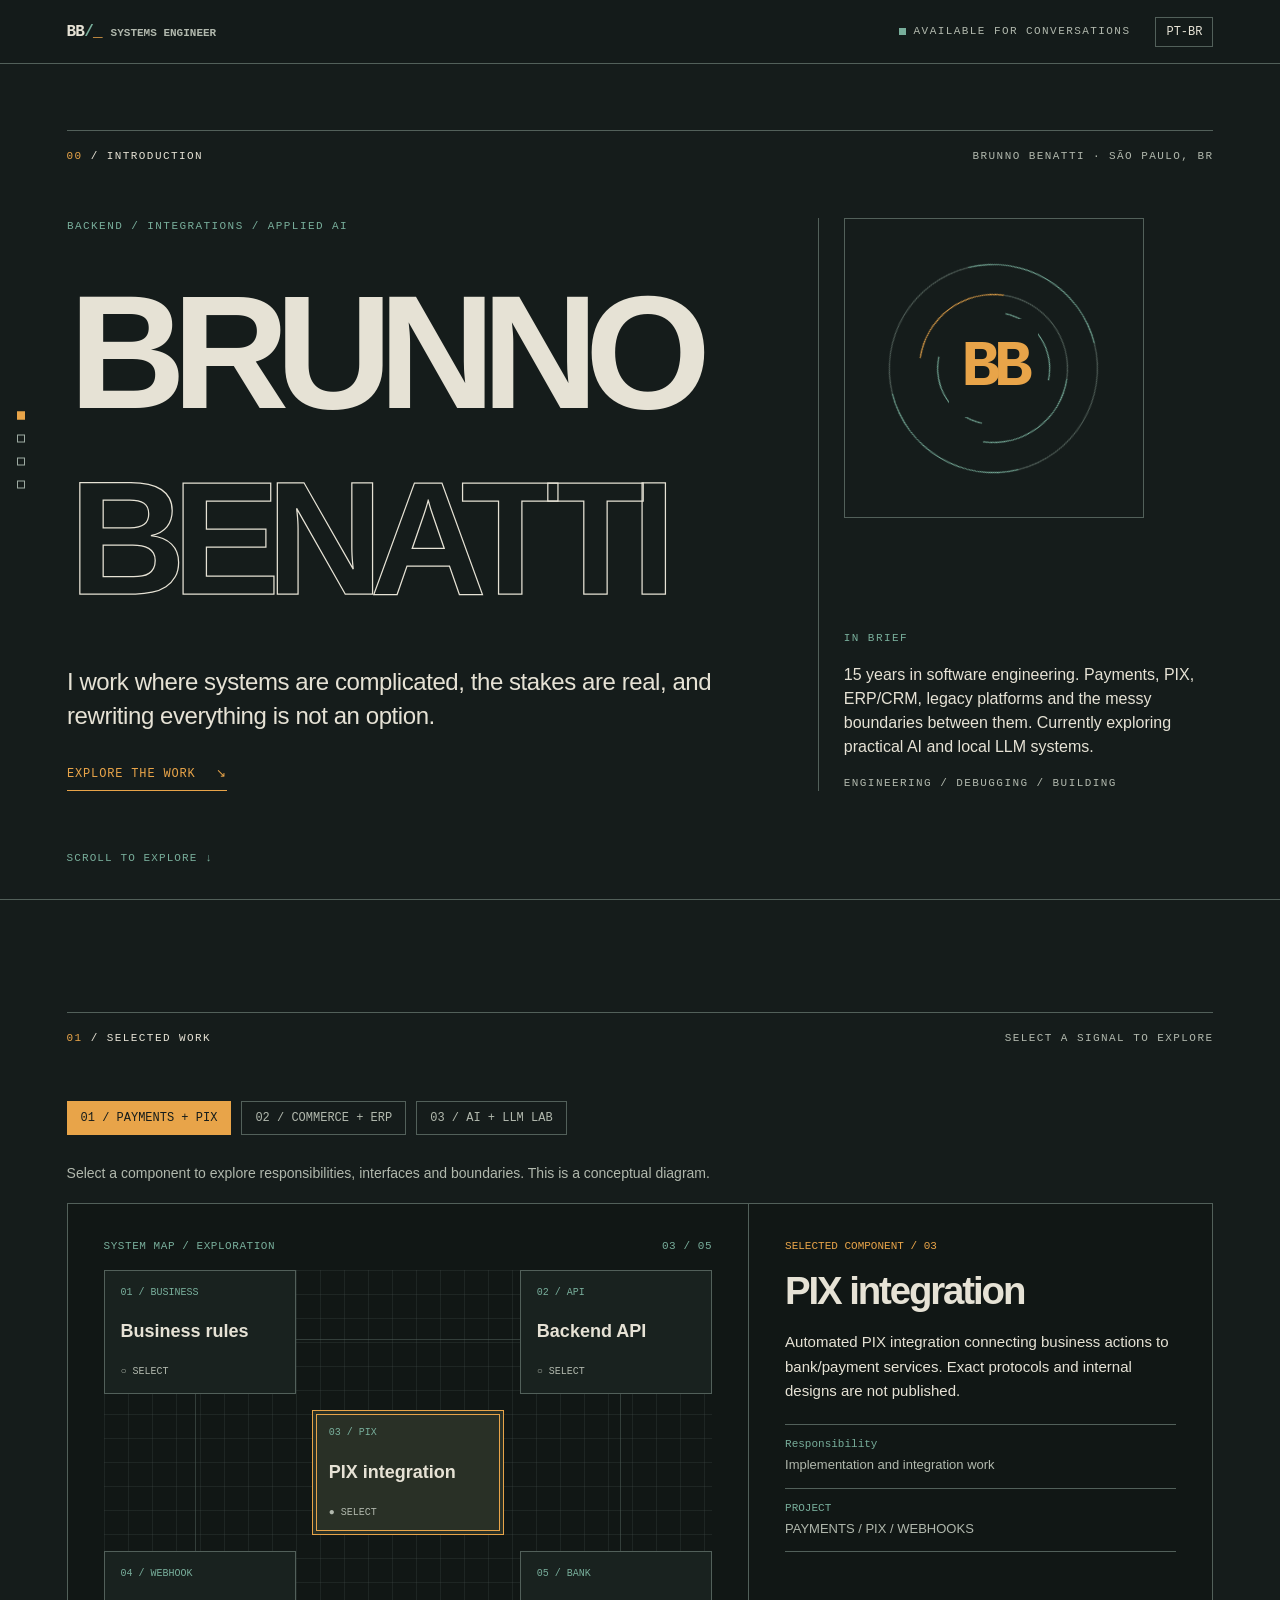
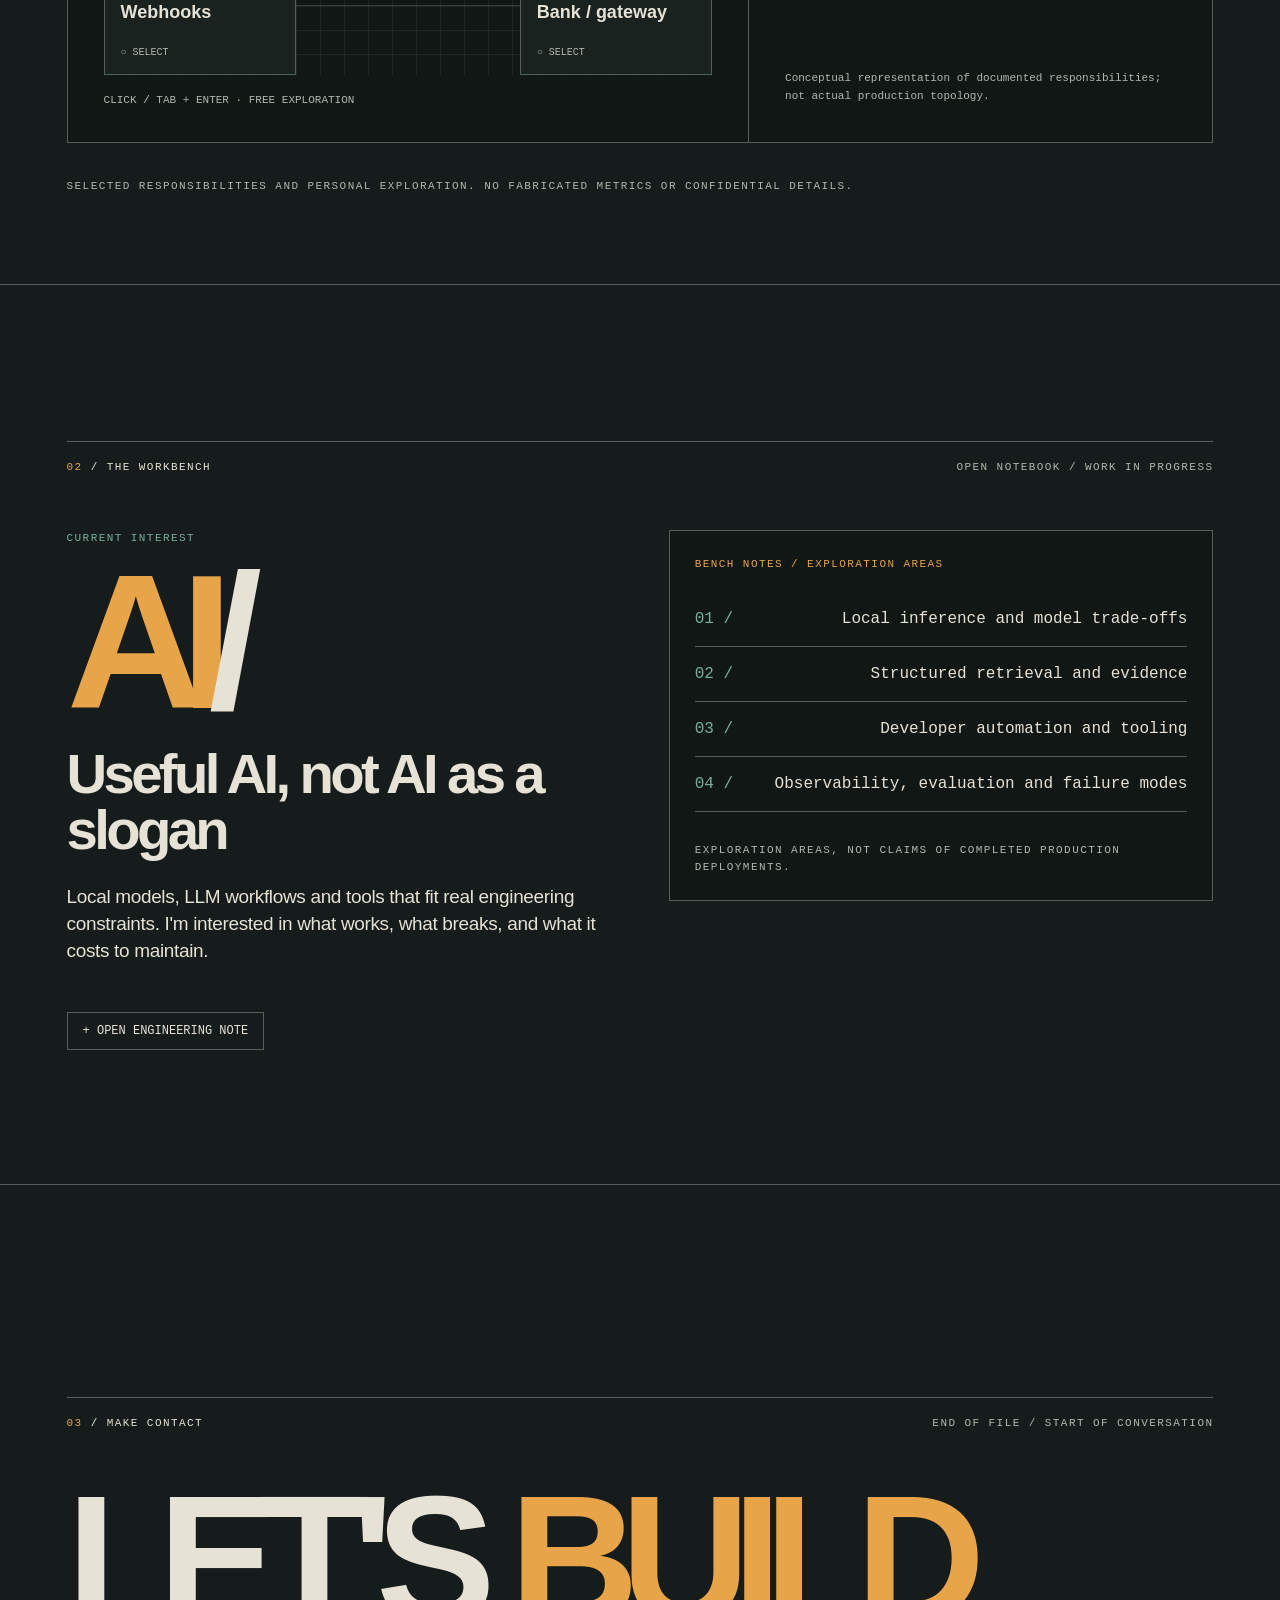
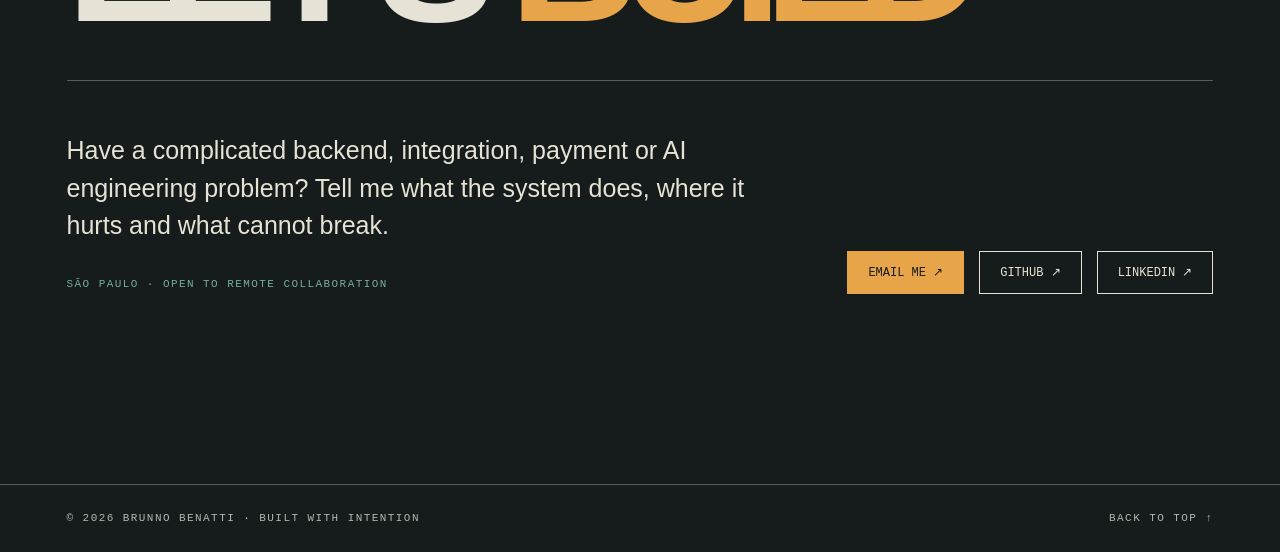
<file: index.html>
<!doctype html>
<html lang="en"><head><meta charset="utf-8"><meta name="viewport" content="width=device-width,initial-scale=1"><meta name="theme-color" content="#151c1b"><meta name="description" content="Brunno Benatti — senior software engineer. Backend, integrations, payments, and applied AI."><title>Brunno Benatti — Systems, not slides.</title>
<style>
:root{--bg:#151c1b;--paper:#e6e2d5;--amber:#e8a449;--mint:#78ae9b;--red:#ce6655;--sub:#b1b8ad;--hair:#52605a;--shadow:#101615}*{box-sizing:border-box}html{scroll-behavior:smooth;scroll-padding-top:65px}body{margin:0;background:var(--bg);color:var(--paper);font-family:Arial,Helvetica,sans-serif;line-height:1.5}a{color:inherit;text-decoration:none}button{font:inherit}button,a{ -webkit-tap-highlight-color:transparent}button:focus-visible,a:focus-visible,summary:focus-visible{outline:2px solid var(--amber);outline-offset:5px}::selection{background:var(--amber);color:var(--bg)}.mono{font-family:'Courier New',Courier,monospace}.tiny{font-size:11px;text-transform:uppercase;letter-spacing:.13em}.muted{color:var(--sub)}.amber{color:var(--amber)}.mint{color:var(--mint)}.red{color:var(--red)}.page{max-width:1480px;margin:auto;padding:0 clamp(22px,5.2vw,90px)}.topbar{height:64px;position:fixed;inset:0 0 auto;z-index:30;background:#151c1bf2;border-bottom:1px solid var(--hair);backdrop-filter:blur(8px)}.topbar .page{height:100%;display:flex;align-items:center;justify-content:space-between;gap:15px}.brand{font:700 16px 'Courier New',monospace;letter-spacing:-.05em}.brand b{color:var(--amber)}.topright{display:flex;align-items:center;gap:25px}.lang{border:1px solid var(--hair);color:var(--paper);background:transparent;padding:7px 10px;cursor:pointer;font:12px 'Courier New',monospace}.lang:hover{background:var(--paper);color:var(--bg)}.status{display:flex;align-items:center;gap:8px}.led{height:7px;width:7px;background:var(--mint);display:inline-block}.navrail{position:fixed;top:50%;left:17px;z-index:20;transform:translateY(-50%);display:flex;flex-direction:column;gap:15px}.navrail a{display:block;width:8px;height:8px;background:transparent;border:1px solid #9eaba3;position:relative}.navrail a[aria-current=location]{background:var(--amber);border-color:var(--amber)}.navrail a:hover:after,.navrail a:focus-visible:after{content:attr(data-name);position:absolute;left:20px;top:-8px;white-space:nowrap;background:var(--paper);color:var(--bg);font:11px 'Courier New';padding:6px 9px}.chapter{min-height:100svh;display:flex;flex-direction:column;justify-content:center;border-bottom:1px solid var(--hair);position:relative;padding:clamp(112px,12vh,160px) 0 clamp(70px,10vh,120px)}.chapter-head{display:flex;justify-content:space-between;gap:20px;border-top:1px solid var(--hair);padding-top:17px;margin-bottom:clamp(35px,6vh,85px)}.chapter-head .n{color:var(--amber)}.hero-wrap{display:grid;grid-template-columns:minmax(0,1.25fr) minmax(260px,.75fr);gap:8%;align-items:center}.eyebrow{color:var(--mint);margin-bottom:24px}.hero-wrap>div:first-child{min-width:0;container-type:inline-size}.hero-title{font-size:clamp(38px,17.5cqw,180px);letter-spacing:-.085em;line-height:1.02;font-weight:800;margin:0 0 34px;max-width:900px}.hero-title span{display:block;white-space:nowrap;width:max-content;max-width:none;padding-inline:2px;padding-block:.065em}.hero-title .outline{color:transparent;-webkit-text-stroke:1.25px var(--paper)}.intro{max-width:650px;font-size:clamp(18px,2vw,24px);line-height:1.42;letter-spacing:-.018em}.hero-side{border-left:1px solid var(--hair);padding-left:25px;align-self:stretch;display:flex;flex-direction:column;justify-content:space-between;gap:55px}.index-mark{width:100%;max-width:300px;aspect-ratio:1;border:1px solid var(--hair);position:relative;display:grid;place-items:center;overflow:hidden}.index-mark:before,.index-mark:after{content:'';position:absolute;inset:15%;border:1px solid var(--hair);border-radius:50%}.index-mark:after{inset:31%;border-color:var(--mint)}.index-mark .cross{position:absolute;inset:0;background:linear-gradient(to right,transparent calc(50% - .5px),var(--hair) 50%,transparent calc(50% + .5px)),linear-gradient(to bottom,transparent calc(50% - .5px),var(--hair) 50%,transparent calc(50% + .5px))}.index-mark b{z-index:1;background:var(--bg);padding:12px;font:700 clamp(32px,6vw,65px) 'Courier New';letter-spacing:-.1em;color:var(--amber)}.tap{display:inline-flex;gap:20px;align-items:center;border:0;border-bottom:1px solid var(--amber);background:transparent;color:var(--amber);padding:9px 0;cursor:pointer;font:12px 'Courier New';text-transform:uppercase;letter-spacing:.07em}.tap:hover{color:var(--paper);border-color:var(--paper)}.column-lead{font-size:clamp(42px,6.5vw,98px);line-height:.99;letter-spacing:-.065em;font-weight:800;max-width:1110px;margin:0 0 44px}.lineup{border-top:1px solid var(--hair)}.lineup article{display:grid;grid-template-columns:45px 1fr minmax(0,.65fr);gap:20px;padding:26px 0;border-bottom:1px solid var(--hair);align-items:start}.lineup h3{font-size:clamp(22px,3.2vw,43px);line-height:1.1;letter-spacing:-.05em;margin:0}.lineup p{color:var(--sub);margin:2px 0 0;max-width:460px}.panelnav{display:flex;gap:10px;flex-wrap:wrap;margin-bottom:28px}.panelnav button{border:1px solid var(--hair);background:none;color:var(--sub);cursor:pointer;padding:9px 13px;font:12px 'Courier New'}.panelnav button[aria-pressed=true]{background:var(--amber);border-color:var(--amber);color:var(--bg)}.case-layout{display:grid;grid-template-columns:minmax(0,1fr) minmax(290px,.75fr);gap:6%;align-items:start}.case-name{font-size:clamp(45px,6.5vw,94px);line-height:.95;letter-spacing:-.07em;font-weight:800;margin:20px 0 30px}.case-desc{font-size:clamp(18px,2.1vw,25px);line-height:1.45;max-width:660px}.facts{border-top:1px solid var(--hair)}.facts>div{display:grid;grid-template-columns:105px 1fr;gap:16px;padding:15px 0;border-bottom:1px solid var(--hair)}.facts dt{color:var(--mint);font:11px 'Courier New';text-transform:uppercase}.facts dd{margin:0;color:var(--paper);font-size:14px}.schematic{border:1px solid var(--hair);padding:20px;margin-top:36px}.schematic .nodes{display:flex;align-items:center;justify-content:space-between;gap:5px;margin-top:18px}.schematic .node{font:10px 'Courier New';text-align:center;color:var(--paper);padding:12px 9px;border:1px solid var(--mint);flex:1}.schematic .wire{height:1px;background:var(--amber);min-width:11px;flex:.12}.lab-grid{display:grid;grid-template-columns:1fr 1fr;gap:5%}.big-counter{font-size:clamp(90px,15vw,220px);line-height:1;letter-spacing:-.13em;font-weight:800;color:var(--amber)}.lab-grid p{max-width:590px}.notebook{border:1px solid var(--hair);padding:25px;align-self:start;background:#111715}.notebook .row{display:flex;justify-content:space-between;padding:15px 0;border-bottom:1px solid var(--hair);gap:20px}.notebook .row:last-child{border:none}.notebook .row span:first-child{color:var(--mint)}.notebook .row span:last-child{text-align:right}.note-toggle{cursor:pointer;border:1px solid var(--hair);background:transparent;color:var(--paper);padding:11px 15px;margin-top:28px;font:12px 'Courier New'}.note-toggle:hover{border-color:var(--amber)}.more-note[hidden]{display:none}.more-note{margin-top:22px;max-width:650px;border-left:2px solid var(--amber);padding:0 0 0 20px;color:var(--sub)}.contact-title{font-size:clamp(80px,14vw,205px);line-height:.82;font-weight:800;letter-spacing:-.1em;margin:0 0 48px;overflow-wrap:anywhere}.contact-title span{color:var(--amber)}.contact-box{display:grid;grid-template-columns:1fr auto;gap:35px;align-items:end;border-top:1px solid var(--hair);padding-top:26px}.contact-box p{font-size:clamp(18px,2vw,25px);max-width:730px}.contact-actions{display:flex;gap:15px;flex-wrap:wrap}.contact-actions a{display:inline-flex;justify-content:center;align-items:center;border:1px solid var(--paper);padding:13px 20px;font:12px 'Courier New';white-space:nowrap}.contact-actions a:first-child{background:var(--amber);border-color:var(--amber);color:var(--bg)}.contact-actions a:hover{background:var(--paper);border-color:var(--paper);color:var(--bg)}footer{padding:25px 0;color:var(--sub)}footer .page{display:flex;justify-content:space-between;gap:18px;flex-wrap:wrap}.nextcue{position:absolute;bottom:35px;left:0;color:var(--mint);font:11px 'Courier New';letter-spacing:.1em}.floating-progress{position:fixed;top:64px;left:0;height:2px;background:var(--amber);width:0;z-index:31;transition:width .12s linear}.mobile-index{display:none}.is-changing .case-layout{animation:appears .26s ease-out}@keyframes appears{from{opacity:.15;transform:translateY(7px)}to{opacity:1;transform:none}}@media(max-width:960px){.navrail{display:none}.hero-wrap,.case-layout,.lab-grid{grid-template-columns:1fr;gap:50px}.hero-side{border-left:0;border-top:1px solid var(--hair);padding:25px 0 0;display:grid;grid-template-columns:160px 1fr;align-items:center;gap:30px}.lineup article{grid-template-columns:35px 1fr}.lineup p{grid-column:2}.mobile-index{display:flex;gap:12px;position:fixed;right:17px;bottom:17px;background:var(--bg);border:1px solid var(--hair);padding:10px 12px;z-index:40}.mobile-index a{font:12px 'Courier New';padding:5px;color:var(--sub)}.mobile-index a[aria-current=location]{color:var(--amber)}.chapter{min-height:unset}.contact-box{grid-template-columns:1fr}}@media(max-width:560px){.page{padding:0 21px}.topright{gap:12px}.status{display:none}.hero-title{font-size:clamp(30px,17.5cqw,100px)}.hero-side{grid-template-columns:1fr}.index-mark{max-width:180px}.chapter-head{margin-bottom:32px}.chapter{padding-top:95px;padding-bottom:100px}.schematic{padding:12px}.schematic .node{padding:10px 3px;font-size:8px}.facts>div{grid-template-columns:80px 1fr}.contact-title{font-size:clamp(68px,17vw,110px)}}@media(prefers-reduced-motion:reduce){html{scroll-behavior:auto}*,*:before,*:after{animation:none!important;transition:none!important}} 

/* V3 / INTERACTIVE SYSTEM MAP */
.map-intro{max-width:680px;color:var(--sub);font-size:14px;margin:0 0 19px}.system-map{display:grid;grid-template-columns:minmax(0,1.25fr) minmax(280px,.85fr);border:1px solid var(--hair);min-height:540px;background:#111715}.map-board{padding:clamp(18px,3vw,36px);border-right:1px solid var(--hair);position:relative;display:flex;flex-direction:column;gap:18px}.map-top{display:flex;align-items:center;justify-content:space-between;gap:12px;color:var(--mint);font:11px 'Courier New',monospace;letter-spacing:.05em}.map-grid{position:relative;display:grid;grid-template-columns:repeat(3,minmax(0,1fr));grid-template-rows:repeat(3,minmax(110px,1fr));gap:16px;flex:1;background-image:linear-gradient(#52605a35 1px,transparent 1px),linear-gradient(90deg,#52605a35 1px,transparent 1px);background-size:24px 24px;isolation:isolate}.map-grid:before{content:'';position:absolute;inset:17% 15%;border:1px solid #52605a88;pointer-events:none;z-index:-1}.map-node{align-self:stretch;justify-self:stretch;display:flex;flex-direction:column;justify-content:space-between;gap:16px;text-align:left;background:#19221f;border:1px solid var(--hair);color:var(--paper);padding:16px;cursor:pointer;min-width:0;transition:border-color .15s ease,background .15s ease}.map-node:hover{border-color:var(--mint)}.map-node[aria-pressed=true]{border-color:var(--amber);background:#293026;outline:1px solid var(--amber);outline-offset:-5px}.map-node .id{font:10px 'Courier New',monospace;color:var(--mint)}.map-node strong{font-size:clamp(13px,1.5vw,18px);line-height:1.1;overflow-wrap:anywhere}.map-node .port{font:10px 'Courier New',monospace;color:var(--sub)}.map-node:nth-child(1){grid-area:1/1}.map-node:nth-child(2){grid-area:1/3}.map-node:nth-child(3){grid-area:2/2}.map-node:nth-child(4){grid-area:3/1}.map-node:nth-child(5){grid-area:3/3}.map-detail{padding:clamp(22px,3vw,36px);display:flex;flex-direction:column;gap:20px;min-width:0}.map-detail .detail-label{font:11px 'Courier New',monospace;color:var(--amber)}.map-detail h3{font-size:clamp(28px,3vw,46px);line-height:1;letter-spacing:-.055em;margin:0}.map-detail p{color:var(--paper);font-size:15px;line-height:1.65;margin:0}.map-detail dl{border-top:1px solid var(--hair);margin:0}.map-detail dl div{padding:13px 0;border-bottom:1px solid var(--hair)}.map-detail dt{color:var(--mint);font:11px 'Courier New',monospace;margin-bottom:5px}.map-detail dd{margin:0;color:var(--sub);font-size:13px}.map-footer{margin-top:auto;color:var(--sub);font:11px 'Courier New',monospace;line-height:1.6}.map-help{color:var(--sub);font:11px 'Courier New',monospace}.map-node:focus-visible{outline:3px solid var(--amber);outline-offset:3px}
@media(max-width:900px){.system-map{grid-template-columns:1fr}.map-board{border-right:0;border-bottom:1px solid var(--hair)}.map-grid{min-height:340px;grid-template-rows:repeat(3,minmax(95px,1fr))}.map-detail{min-height:310px}}@media(max-width:540px){.map-grid{gap:8px;min-height:310px;grid-template-rows:repeat(3,minmax(94px,1fr))}.map-node{padding:10px;gap:8px}.map-node strong{font-size:12px}.map-node .port{font-size:8px}.map-board{padding:13px}.map-top{font-size:9px}.system-map{min-height:0}}

/* Kinetic identity: motion is bounded to the monogram; content remains still. */
.index-mark{isolation:isolate;touch-action:pan-y}
.index-mark::before,.index-mark::after{content:none}
.index-mark .orbit{position:absolute;pointer-events:none;border-radius:50%;transform:rotate(var(--angle,0deg));will-change:transform}
.index-mark .orbit-outer{inset:15%;border:1px solid var(--hair);border-top-color:var(--mint);border-bottom-color:var(--mint)}
.index-mark .orbit-mid{inset:25%;border:1px solid transparent;border-top-color:var(--amber);border-right-color:var(--hair);border-bottom-color:var(--mint)}
.index-mark .orbit-inner{inset:31%;border:1px solid var(--mint);border-left-color:transparent;border-right-color:transparent}
.index-mark b{position:relative;z-index:2}
@media(prefers-reduced-motion:reduce){.index-mark .orbit{will-change:auto;transform:none!important}}
</style></head><body>
<a href="#home" style="position:absolute;left:-9999px" onfocus="this.style.left='12px'" onblur="this.style.left='-9999px'">Skip to content</a><div class="floating-progress" id="progress" aria-hidden="true"></div>
<header class="topbar"><div class="page"><a class="brand" href="#home">BB<span style="color:var(--mint)">/</span><b>_</b> <span style="font-size:11px;letter-spacing:0;color:var(--sub)">SYSTEMS ENGINEER</span></a><div class="topright"><span class="status tiny mono muted"><span class="led"></span><span data-i="status">AVAILABLE FOR CONVERSATIONS</span></span><button class="lang" id="lang" aria-label="Switch language">PT / EN</button></div></div></header>
<nav class="navrail" aria-label="Chapters"><a href="#home" data-name="00 / HOME" aria-label="Home"></a><a href="#work" data-name="01 / WORK" aria-label="Work"></a><a href="#lab" data-name="02 / LAB" aria-label="Lab"></a><a href="#contact" data-name="03 / CONTACT" aria-label="Contact"></a></nav><nav class="mobile-index" aria-label="Chapters"><a href="#home">00</a><a href="#work">01</a><a href="#lab">02</a><a href="#contact">03</a></nav>
<main>
<section class="chapter" id="home"><div class="page" style="width:100%"><div class="chapter-head tiny mono"><span><span class="n">00</span> / <span data-i="introLabel">INTRODUCTION</span></span><span class="muted">BRUNNO BENATTI · SÃO PAULO, BR</span></div><div class="hero-wrap"><div><div class="eyebrow tiny mono" data-i="heroTag">BACKEND / INTEGRATIONS / APPLIED AI</div><h1 class="hero-title"><span>BRUNNO</span><span class="outline">BENATTI</span></h1><p class="intro" data-i="heroDesc">I work where systems are complicated, the stakes are real, and rewriting everything is not an option.</p><button class="tap" onclick="document.querySelector('#work').scrollIntoView({behavior:matchMedia('(prefers-reduced-motion: reduce)').matches?'instant':'smooth'})"><span data-i="explore">EXPLORE THE WORK</span><span aria-hidden="true">↘</span></button></div><aside class="hero-side"><div class="index-mark" aria-hidden="true"><div class="orbit orbit-outer"></div><div class="orbit orbit-mid"></div><div class="orbit orbit-inner"></div><b>BB</b></div><div><div class="tiny mono mint" data-i="inBrief">IN BRIEF</div><p data-i="heroSide">15 years in software engineering. Payments, PIX, ERP/CRM, legacy platforms and the messy boundaries between them. Currently exploring practical AI and local LLM systems.</p><div class="tiny mono muted">ENGINEERING / DEBUGGING / BUILDING</div></div></aside></div></div><div class="nextcue page" data-i="scrollCue">SCROLL TO EXPLORE ↓</div></section>

<section class="chapter" id="work"><div class="page" style="width:100%"><div class="chapter-head tiny mono"><span><span class="n">01</span> / <span data-i="workLabel">SELECTED WORK</span></span><span class="muted" data-i="workAside">SELECT A SIGNAL TO EXPLORE</span></div><div class="panelnav" role="group" aria-label="Explore cases"><button type="button" data-case="payments" aria-pressed="true">01 / PAYMENTS + PIX</button><button type="button" data-case="commerce" aria-pressed="false">02 / COMMERCE + ERP</button><button type="button" data-case="ai" aria-pressed="false">03 / AI + LLM LAB</button></div><div id="case-content" aria-live="polite"></div><div class="tiny mono muted" style="margin-top:35px" data-i="caseFoot">Selected responsibilities and personal exploration. No fabricated metrics or confidential details.</div></div></section>
<section class="chapter" id="lab"><div class="page" style="width:100%"><div class="chapter-head tiny mono"><span><span class="n">02</span> / <span data-i="labLabel">THE WORKBENCH</span></span><span class="muted">OPEN NOTEBOOK / WORK IN PROGRESS</span></div><div class="lab-grid"><div><div class="tiny mono mint" data-i="labEyebrow">CURRENT INTEREST</div><div class="big-counter">AI<span style="color:var(--paper)">/</span></div><h2 class="column-lead" style="font-size:clamp(34px,4.4vw,66px);margin:8px 0 26px" data-i="labTitle">Useful AI, not AI as a slogan</h2><p class="intro" style="font-size:19px" data-i="labDesc">Local models, LLM workflows and tools that fit real engineering constraints. I'm interested in what works, what breaks, and what it costs to maintain.</p><button class="note-toggle" id="notes" aria-expanded="false" aria-controls="note-body" data-i="noteButton">+ OPEN ENGINEERING NOTE</button><div class="more-note" id="note-body" hidden data-i="noteText">A good prototype is not proof of production readiness. I care about repeatability, model limits, data boundaries, evaluation and the boring details required to operate a system.</div></div><aside class="notebook mono"><div class="tiny amber" style="padding-bottom:20px" data-i="benchHead">BENCH NOTES / EXPLORATION AREAS</div><div class="row"><span>01 /</span><span data-i="l1">Local inference and model trade-offs</span></div><div class="row"><span>02 /</span><span data-i="l2">Structured retrieval and evidence</span></div><div class="row"><span>03 /</span><span data-i="l3">Developer automation and tooling</span></div><div class="row"><span>04 /</span><span data-i="l4">Observability, evaluation and failure modes</span></div><div class="tiny muted" style="padding-top:30px" data-i="benchFoot">Exploration areas, not claims of completed production deployments.</div></aside></div></div></section>
<section class="chapter" id="contact"><div class="page" style="width:100%"><div class="chapter-head tiny mono"><span><span class="n">03</span> / <span data-i="contactLabel">MAKE CONTACT</span></span><span class="muted">END OF FILE / START OF CONVERSATION</span></div><h2 class="contact-title" data-i="contactTitle">LET'S <span>BUILD</span></h2><div class="contact-box"><div><p data-i="contactDesc">Have a complicated backend, integration, payment or AI engineering problem? Tell me what the system does, where it hurts and what cannot break.</p><span class="tiny mono mint" data-i="remote">SÃO PAULO · OPEN TO REMOTE COLLABORATION</span></div><div class="contact-actions"><a href="mailto:brunnob@proton.me" data-i="emailButton">EMAIL ME ↗</a><a href="https://github.com/brunno-benatti" target="_blank" rel="noopener noreferrer">GITHUB ↗</a><a href="https://www.linkedin.com/in/brunno-benatti-26ba06429/" target="_blank" rel="noopener noreferrer">LINKEDIN ↗</a></div></div></div></section>
</main><footer><div class="page mono tiny"><span>© <span id="year"></span> BRUNNO BENATTI · <span data-i="crafted">BUILT WITH INTENTION</span></span><a href="#home" data-i="back">BACK TO TOP ↑</a></div></footer>
<script>
const copy={en:{status:'AVAILABLE FOR CONVERSATIONS',introLabel:'INTRODUCTION',heroTag:'BACKEND / INTEGRATIONS / APPLIED AI',heroDesc:'I work where systems are complicated, the stakes are real, and rewriting everything is not an option.',explore:'EXPLORE THE WORK',inBrief:'IN BRIEF',heroSide:'15 years in software engineering. Payments, PIX, ERP/CRM, legacy platforms and the messy boundaries between them. Currently exploring practical AI and local LLM systems.',scrollCue:'SCROLL TO EXPLORE ↓',workLabel:'SELECTED WORK',workAside:'SELECT A SIGNAL TO EXPLORE',caseFoot:'Selected responsibilities and personal exploration. No fabricated metrics or confidential details.',labLabel:'THE WORKBENCH',labEyebrow:'CURRENT INTEREST',labTitle:'Useful AI, not AI as a slogan',labDesc:"Local models, LLM workflows and tools that fit real engineering constraints. I'm interested in what works, what breaks, and what it costs to maintain.",noteButton:'+ OPEN ENGINEERING NOTE',noteText:'A good prototype is not proof of production readiness. I care about repeatability, model limits, data boundaries, evaluation and the boring details required to operate a system.',benchHead:'BENCH NOTES / EXPLORATION AREAS',l1:'Local inference and model trade-offs',l2:'Structured retrieval and evidence',l3:'Developer automation and tooling',l4:'Observability, evaluation and failure modes',benchFoot:'Exploration areas, not claims of completed production deployments.',contactLabel:'MAKE CONTACT',contactTitle:'LET\'S <span>BUILD</span>',contactDesc:'Have a complicated backend, integration, payment or AI engineering problem? Tell me what the system does, where it hurts and what cannot break.',remote:'SÃO PAULO · OPEN TO REMOTE COLLABORATION',emailButton:'EMAIL ME ↗',crafted:'BUILT WITH INTENTION',back:'BACK TO TOP ↑',cases:{payments:{tag:'PAYMENTS / PIX / WEBHOOKS',title:'Money moves. Systems must agree',desc:'Worked on backend evolution and payment integrations involving automated PIX, gateways, APIs and webhooks in an existing business platform.',role:'Backend and integration engineering',context:'Existing ERP and connected payment services',tech:'PHP · Laravel · MySQL · APIs · Webhooks · Linux',boundary:'Private endpoints, customer data and unsupported metrics are excluded.',nodes:['BUSINESS','API / PIX','BANK']},commerce:{tag:'E-COMMERCE / NETSUITE / BACKOFFICE',title:'A storefront is never just a storefront',desc:'Built and evolved Laravel commerce and administrative modules connected to NetSuite, SuiteScript, payment gateways and internal/external APIs.',role:'Application evolution and systems integration',context:'Existing commerce and enterprise back office',tech:'Laravel · PHP · MySQL · NetSuite · SuiteScript · JavaScript',boundary:'No fabricated performance, revenue or availability claims.',nodes:['STORE','INTEGRATION','ERP']},ai:{tag:'PERSONAL EXPLORATION / AI / LLMS',title:'Keep the curiosity. Test the claims',desc:'Exploring local LLM inference, developer tools and evidence-oriented workflows. This is a workbench, not a claim of production AI delivery.',role:'Independent technical exploration',context:'Local experiments and prototyping',tech:'Python · Docker · Local LLMs · APIs',boundary:'Specific project outcomes remain to be documented and linked.',nodes:['INPUT','MODEL','CHECK']}}},pt:{status:'ABERTO A CONVERSAS',introLabel:'INTRODUÇÃO',heroTag:'BACKEND / INTEGRAÇÕES / IA APLICADA',heroDesc:'Trabalho onde os sistemas são complexos, as consequências são reais e reescrever tudo não é uma opção.',explore:'EXPLORAR O TRABALHO',inBrief:'EM POUCAS PALAVRAS',heroSide:'15 anos em engenharia de software. Pagamentos, PIX, ERP/CRM, sistemas legados e as fronteiras complicadas entre eles. Atualmente explorando IA prática e LLMs locais.',scrollCue:'ROLE PARA EXPLORAR ↓',workLabel:'TRABALHOS SELECIONADOS',workAside:'ESCOLHA UM SINAL PARA EXPLORAR',caseFoot:'Responsabilidades selecionadas e experimentação pessoal. Sem métricas inventadas ou detalhes confidenciais.',labLabel:'BANCADA',labEyebrow:'INTERESSE ATUAL',labTitle:'IA útil, não IA como slogan',labDesc:'Modelos locais, fluxos com LLMs e ferramentas que respeitam restrições reais de engenharia. O que funciona, o que falha e quanto custa manter.',noteButton:'+ ABRIR NOTA DE ENGENHARIA',noteText:'Um bom protótipo não prova prontidão para produção. Importam repetibilidade, limites do modelo, fronteiras de dados, avaliação e os detalhes operacionais.',benchHead:'NOTAS / FRENTES DE EXPLORAÇÃO',l1:'Inferência local e trade-offs de modelos',l2:'Recuperação estruturada e evidências',l3:'Automação e ferramentas de desenvolvimento',l4:'Observabilidade, avaliação e falhas',benchFoot:'Frentes de exploração, não alegações de implantações concluídas.',contactLabel:'CONTATO',contactTitle:'VAMOS <span>CRIAR</span>',contactDesc:'Tem um problema difícil de backend, integração, pagamentos ou engenharia de IA? Conte o que o sistema faz, onde dói e o que não pode quebrar.',remote:'SÃO PAULO · DISPONÍVEL PARA TRABALHO REMOTO',emailButton:'ENVIAR EMAIL ↗',crafted:'FEITO COM INTENÇÃO',back:'VOLTAR AO TOPO ↑',cases:{payments:{tag:'PAGAMENTOS / PIX / WEBHOOKS',title:'O dinheiro circula. Os sistemas precisam concordar',desc:'Atuação na evolução de backend e integrações de pagamento envolvendo PIX Automático, gateways, APIs e webhooks em plataformas existentes.',role:'Engenharia de backend e integrações',context:'ERP existente e serviços externos de pagamento',tech:'PHP · Laravel · MySQL · APIs · Webhooks · Linux',boundary:'Sem endpoints privados, dados de clientes ou métricas não comprovadas.',nodes:['NEGÓCIO','API / PIX','BANCO']},commerce:{tag:'E-COMMERCE / NETSUITE / BACKOFFICE',title:'Uma loja nunca é só uma loja',desc:'Criação e evolução de módulos Laravel de e-commerce e administração integrados ao NetSuite, SuiteScript, gateways e APIs internas/externas.',role:'Evolução de aplicações e integração de sistemas',context:'Comércio digital e retaguarda corporativa existentes',tech:'Laravel · PHP · MySQL · NetSuite · SuiteScript · JavaScript',boundary:'Sem métricas inventadas de performance, receita ou disponibilidade.',nodes:['LOJA','INTEGRAÇÃO','ERP']},ai:{tag:'EXPLORAÇÃO PESSOAL / IA / LLMS',title:'Curiosidade sim. Alegações sob teste',desc:'Explorando inferência local com LLMs, ferramentas de desenvolvimento e fluxos orientados a evidências. Uma bancada, não uma alegação de implantação em produção.',role:'Exploração técnica independente',context:'Experimentos locais e protótipos',tech:'Python · Docker · LLMs locais · APIs',boundary:'Resultados específicos ainda precisam ser documentados e vinculados.',nodes:['ENTRADA','MODELO','CHECAGEM']}}}};
let lang=(navigator.language||'en').toLowerCase().startsWith('pt')?'pt':'en',selected='payments';const safe=t=>String(t).replace(/[&<>"']/g,c=>({'&':'&amp;','<':'&lt;','>':'&gt;','"':'&quot;',"'":'&#39;'}[c]));
const graphData={
 payments:{en:[['BUSINESS','Business rules','Defines transactions and business constraints. The application must coordinate external payment behavior without disrupting existing workflows.','Boundary','Existing ERP and application services'],['API','Backend API','Handles application requests and integrates payment behavior with existing backend flows.','Technology','PHP · Laravel · REST APIs'],['PIX','PIX integration','Automated PIX integration connecting business actions to bank/payment services. Exact protocols and internal designs are not published.','Responsibility','Implementation and integration work'],['WEBHOOK','Webhooks','Asynchronous notifications cross system boundaries and require careful interpretation and handling.','Focus','APIs and webhooks'],['BANK','Bank / gateway','External banking and payment surfaces impose contracts and operational constraints.','Boundary','Private endpoints and transactional data omitted']],pt:[['NEGÓCIO','Regras de negócio','Definem transações e restrições da operação. A aplicação precisa coordenar serviços externos de pagamento sem prejudicar o sistema existente.','FRONTEIRA','ERP e serviços existentes'],['API','API de backend','Integra as operações de pagamento aos fluxos existentes da aplicação.','TECNOLOGIAS','PHP · Laravel · APIs REST'],['PIX','Integração PIX','Integração do PIX Automático entre a aplicação e os serviços bancários. Protocolos e implementações internas não são publicados.','ATUAÇÃO','Desenvolvimento e integração'],['WEBHOOK','Webhooks','Notificações assíncronas cruzam fronteiras de sistemas e exigem tratamento cuidadoso.','FOCO','APIs e webhooks'],['BANCO','Banco / gateway','Serviços bancários e gateways externos trazem contratos e restrições operacionais.','FRONTEIRA','Endpoints e dados privados omitidos']]},
 commerce:{en:[['STORE','Storefront','Customer-facing commerce applications evolving within an existing platform.','Technology','Laravel · JavaScript'],['BACKOFFICE','Administration','Internal modules and operational interfaces support business processes.','Responsibility','Application evolution'],['API','Integration layer','Internal and external APIs connect the commerce platform to enterprise services.','Focus','APIs and systems integration'],['ERP','NetSuite','Enterprise back office integration, including SuiteScript-related work.','Technology','NetSuite · SuiteScript'],['PAYMENT','Payment gateway','Third-party payment services participate in e-commerce workflows.','Boundary','No confidential integration details']],pt:[['LOJA','Loja digital','Aplicações de e-commerce voltadas ao cliente evoluídas dentro de uma plataforma existente.','TECNOLOGIA','Laravel · JavaScript'],['GESTÃO','Administração','Módulos internos e interfaces operacionais apoiam processos de negócio.','ATUAÇÃO','Evolução de aplicações'],['API','Camada de integração','APIs internas e externas conectam o comércio digital aos serviços corporativos.','FOCO','APIs e integrações'],['ERP','NetSuite','Integração com o backoffice corporativo, incluindo trabalho com SuiteScript.','TECNOLOGIA','NetSuite · SuiteScript'],['PAGTO','Gateway de pagamento','Serviços de pagamento de terceiros participam dos fluxos de e-commerce.','LIMITE','Detalhes confidenciais omitidos']]},
 ai:{en:[['INPUT','Local input','Experimentation starts with constraints, data boundaries and clearly defined goals.','Status','Personal exploration'],['TOOLING','Developer tools','Python and APIs serve local experiments and engineering utilities.','Technology','Python · APIs'],['MODEL','Local LLM','Local inference exploration considers memory, latency, model capabilities and hardware limits.','Technology','Docker · Local LLMs'],['EVIDENCE','Evidence','Retrieval and provenance are investigation interests, not assertions of a deployed product.','Status','Exploration area'],['CHECK','Evaluation','Outputs need verification; demos do not establish production quality.','Boundary','Results not independently validated']],pt:[['ENTRADA','Entrada local','Experimentos começam por restrições, limites dos dados e objetivos definidos.','ESTADO','Exploração pessoal'],['FERRAM.','Ferramentas','Python e APIs servem aos experimentos locais e a utilitários de engenharia.','TECNOLOGIA','Python · APIs'],['MODELO','LLM local','A inferência local envolve memória, latência, capacidades do modelo e limites de hardware.','TECNOLOGIA','Docker · LLMs locais'],['EVIDÊNCIA','Evidências','Recuperação de informações e proveniência são frentes de investigação, não produtos declarados em produção.','ESTADO','Linha de exploração'],['TESTE','Avaliação','Respostas precisam de verificação; demonstrações não comprovam qualidade em produção.','LIMITE','Resultados ainda não validados independentemente']]}
};
let selectedNode=2;
function renderDetail(){const d=graphData[selected][lang][selectedNode];const title=lang==='pt'?'COMPONENTE SELECIONADO':'SELECTED COMPONENT';const container=document.querySelector('#map-detail');container.innerHTML=`<div class="detail-label">${title} / ${String(selectedNode+1).padStart(2,'0')}</div><h3>${safe(d[1])}</h3><p>${safe(d[2])}</p><dl><div><dt>${safe(d[3])}</dt><dd>${safe(d[4])}</dd></div><div><dt>${lang==='pt'?'PROJETO':'PROJECT'}</dt><dd>${safe(copy[lang].cases[selected].tag)}</dd></div></dl><div class="map-footer">${lang==='pt'?'Representação conceitual das responsabilidades documentadas; não é a topologia real de produção.':'Conceptual representation of documented responsibilities; not actual production topology.'}</div>`;document.querySelectorAll('.map-node').forEach((b,i)=>b.setAttribute('aria-pressed',String(i===selectedNode)))}
function renderCase(){const d=graphData[selected][lang];const host=document.querySelector('#case-content');host.innerHTML=`<p class="map-intro">${lang==='pt'?'Selecione um componente para explorar responsabilidades, interfaces e limites. O diagrama é conceitual.':'Select a component to explore responsibilities, interfaces and boundaries. This is a conceptual diagram.'}</p><div class="system-map"><div class="map-board"><div class="map-top"><span>${lang==='pt'?'MAPA DE SISTEMAS / EXPLORAÇÃO':'SYSTEM MAP / EXPLORATION'}</span><span>0${selectedNode+1} / 05</span></div><div class="map-grid" role="group" aria-label="${lang==='pt'?'Componentes do sistema':'System components'}">${d.map((n,i)=>`<button type="button" class="map-node" data-node="${i}" aria-pressed="${i===selectedNode}"><span class="id">0${i+1} / ${safe(n[0])}</span><strong>${safe(n[1])}</strong><span class="port">${i===selectedNode?'●':'○'} SELECT</span></button>`).join('')}</div><div class="map-help">${lang==='pt'?'CLIQUES / TAB + ENTER · ESCOLHA LIVRE':'CLICK / TAB + ENTER · FREE EXPLORATION'}</div></div><aside class="map-detail" id="map-detail" aria-live="polite" aria-atomic="true"></aside></div>`;host.querySelectorAll('[data-node]').forEach(b=>b.addEventListener('click',()=>{selectedNode=Number(b.dataset.node);host.querySelector('.map-top span:last-child').textContent=`0${selectedNode+1} / 05`;renderDetail()}));renderDetail();document.querySelectorAll('[data-case]').forEach(b=>b.setAttribute('aria-pressed',String(b.dataset.case===selected)))}
function render(){document.documentElement.lang=lang==='pt'?'pt-BR':'en';document.title=lang==='pt'?'Brunno Benatti — Engenharia de sistemas':'Brunno Benatti — Systems engineering';document.querySelectorAll('[data-i]').forEach(e=>{const k=e.dataset.i;if(k==='contactTitle')e.innerHTML=copy[lang][k];else e.textContent=copy[lang][k]});document.querySelector('#lang').textContent=lang==='en'?'PT-BR':'EN';document.querySelector('[data-case=payments]').textContent=lang==='pt'?'01 / PAGAMENTOS + PIX':'01 / PAYMENTS + PIX';document.querySelector('[data-case=commerce]').textContent=lang==='pt'?'02 / COMÉRCIO + ERP':'02 / COMMERCE + ERP';document.querySelector('[data-case=ai]').textContent=lang==='pt'?'03 / LAB IA + LLM':'03 / AI + LLM LAB';renderCase()}
document.querySelector('#lang').addEventListener('click',()=>{lang=lang==='en'?'pt':'en';render()});document.querySelectorAll('[data-case]').forEach(b=>b.addEventListener('click',()=>{selected=b.dataset.case;selectedNode=2;const el=document.querySelector('#case-content');el.classList.remove('is-changing');void el.offsetWidth;el.classList.add('is-changing');renderCase()}));document.querySelector('#notes').addEventListener('click',()=>{const b=document.querySelector('#notes'),x=document.querySelector('#note-body'),expanded=b.getAttribute('aria-expanded')==='true';b.setAttribute('aria-expanded',String(!expanded));x.hidden=expanded;b.textContent=expanded?copy[lang].noteButton:(lang==='pt'?'− FECHAR NOTA':'− CLOSE NOTE')});
const nav=[...document.querySelectorAll('.navrail a,.mobile-index a')];const io=new IntersectionObserver(entries=>{for(const e of entries){if(e.isIntersecting){nav.forEach(n=>n.removeAttribute('aria-current'));nav.filter(n=>n.getAttribute('href')==='#'+e.target.id).forEach(n=>n.setAttribute('aria-current','location'))}}},{rootMargin:'-35% 0px -45% 0px'});document.querySelectorAll('main section.chapter').forEach(s=>io.observe(s));let ticking=false;window.addEventListener('scroll',()=>{if(!ticking){requestAnimationFrame(()=>{let total=document.documentElement.scrollHeight-innerHeight;document.querySelector('#progress').style.width=(total>0?100*scrollY/total:0)+'%';ticking=false});ticking=true}},{passive:true});document.querySelector('#year').textContent=new Date().getFullYear();render();


/* Fit measured glyph bounds to the actual left column, never to the viewport. */
(function fitHeroName(){
  const title=document.querySelector('.hero-title');
  if(!title)return;
  const container=title.parentElement;
  function update(){
    const available=container.clientWidth-8;
    if(available<=0)return;
    title.style.fontSize='100px';
    // Each word is measured after rendering, including font metrics, stroke and tracking.
    const lines=[...title.querySelectorAll('span')];
    const rendered=Math.max(...lines.map(line=>line.getBoundingClientRect().width));
    const fit=Math.min(180,Math.max(18,100*available/Math.max(rendered,1)*.975));
    title.style.fontSize=fit.toFixed(2)+'px';
  }
  const observer=new ResizeObserver(update);
  observer.observe(container);
  window.addEventListener('load',update,{once:true});
  update();
})();

/* Continuous, time-based rotation. Animation runs only when visible. */
(function initKineticIdentity(){
  const mark=document.querySelector('.index-mark');
  if(!mark)return;
  const media=window.matchMedia('(prefers-reduced-motion: reduce)');
  const rings=[...mark.querySelectorAll('.orbit')];
  const state=rings.map((el,i)=>({el,angle:0,velocity:0,target:0,sign:i%2===0?1:-1,scale:[1,.72,1.25][i]}));
  let visible=true,raf=0,last=0,nextShift=0;
  const stop=()=>{if(raf)cancelAnimationFrame(raf);raf=0;last=0};
  const reset=()=>{stop();state.forEach(r=>{r.angle=0;r.velocity=0;r.target=0;r.el.style.removeProperty('--angle')})};
  function tick(now){
    if(media.matches||!visible||document.hidden){stop();return}
    const dt=Math.min((now-(last||now))/1000,.05);last=now;
    if(now>=nextShift){
      nextShift=now+500+Math.random()*1300;
      for(const r of state)r.target=r.sign*r.scale*(35+Math.random()*95);
    }
    for(const r of state){
      // Frame-independent easing and capped angular acceleration (deg/s²).
      const blend=1-Math.exp(-1.8*dt);
      const desired=r.velocity+(r.target-r.velocity)*blend;
      const maxDelta=180*dt;
      r.velocity+=Math.max(-maxDelta,Math.min(maxDelta,desired-r.velocity));
      r.angle=(r.angle+r.velocity*dt)%360;
      r.el.style.setProperty('--angle',r.angle.toFixed(3)+'deg');
    }
    raf=requestAnimationFrame(tick);
  }
  function start(){if(!raf&&!media.matches&&visible&&!document.hidden){last=0;nextShift=0;raf=requestAnimationFrame(tick)}}
  const observer=new IntersectionObserver(entries=>{visible=entries[0].isIntersecting;if(visible)start();else stop()});
  observer.observe(mark);
  media.addEventListener('change',()=>{if(media.matches)reset();else start()});
  document.addEventListener('visibilitychange',()=>{if(document.hidden)stop();else start()});
  start();
})();
</script></body></html>
</file>
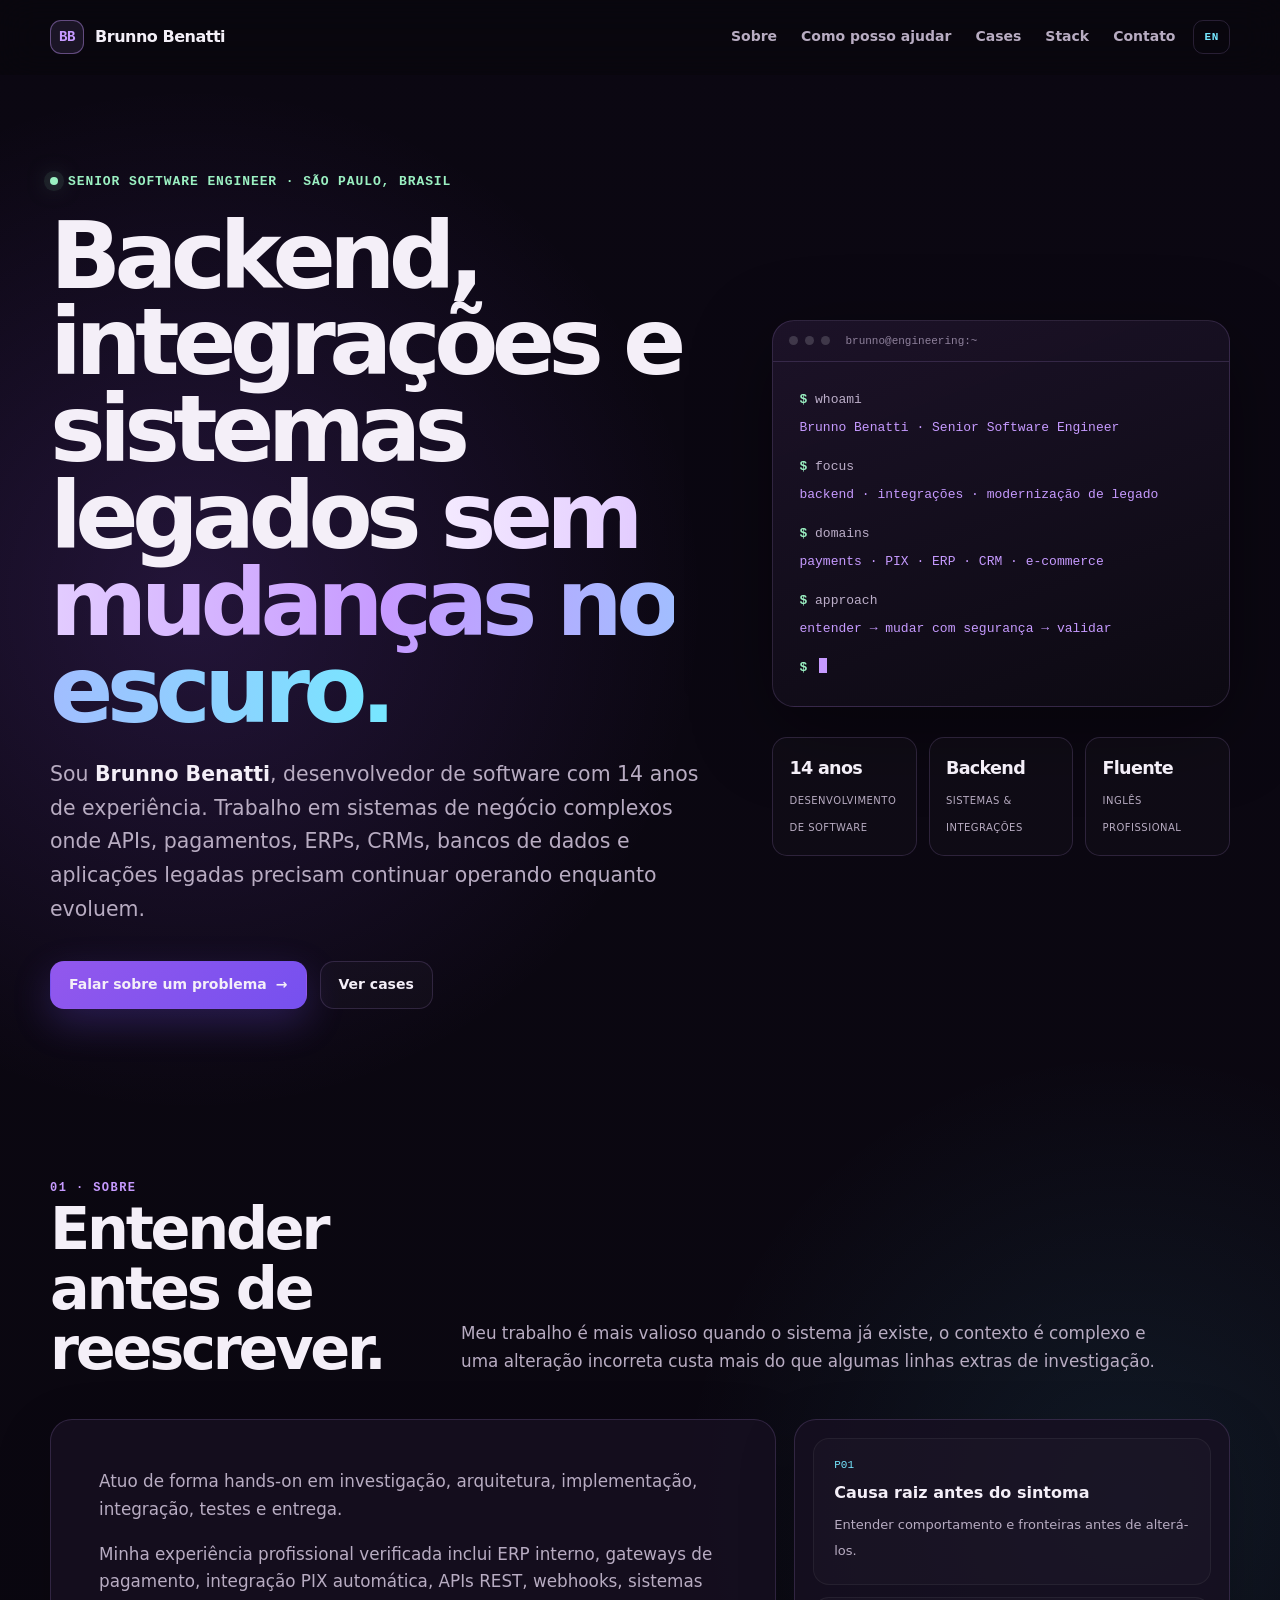
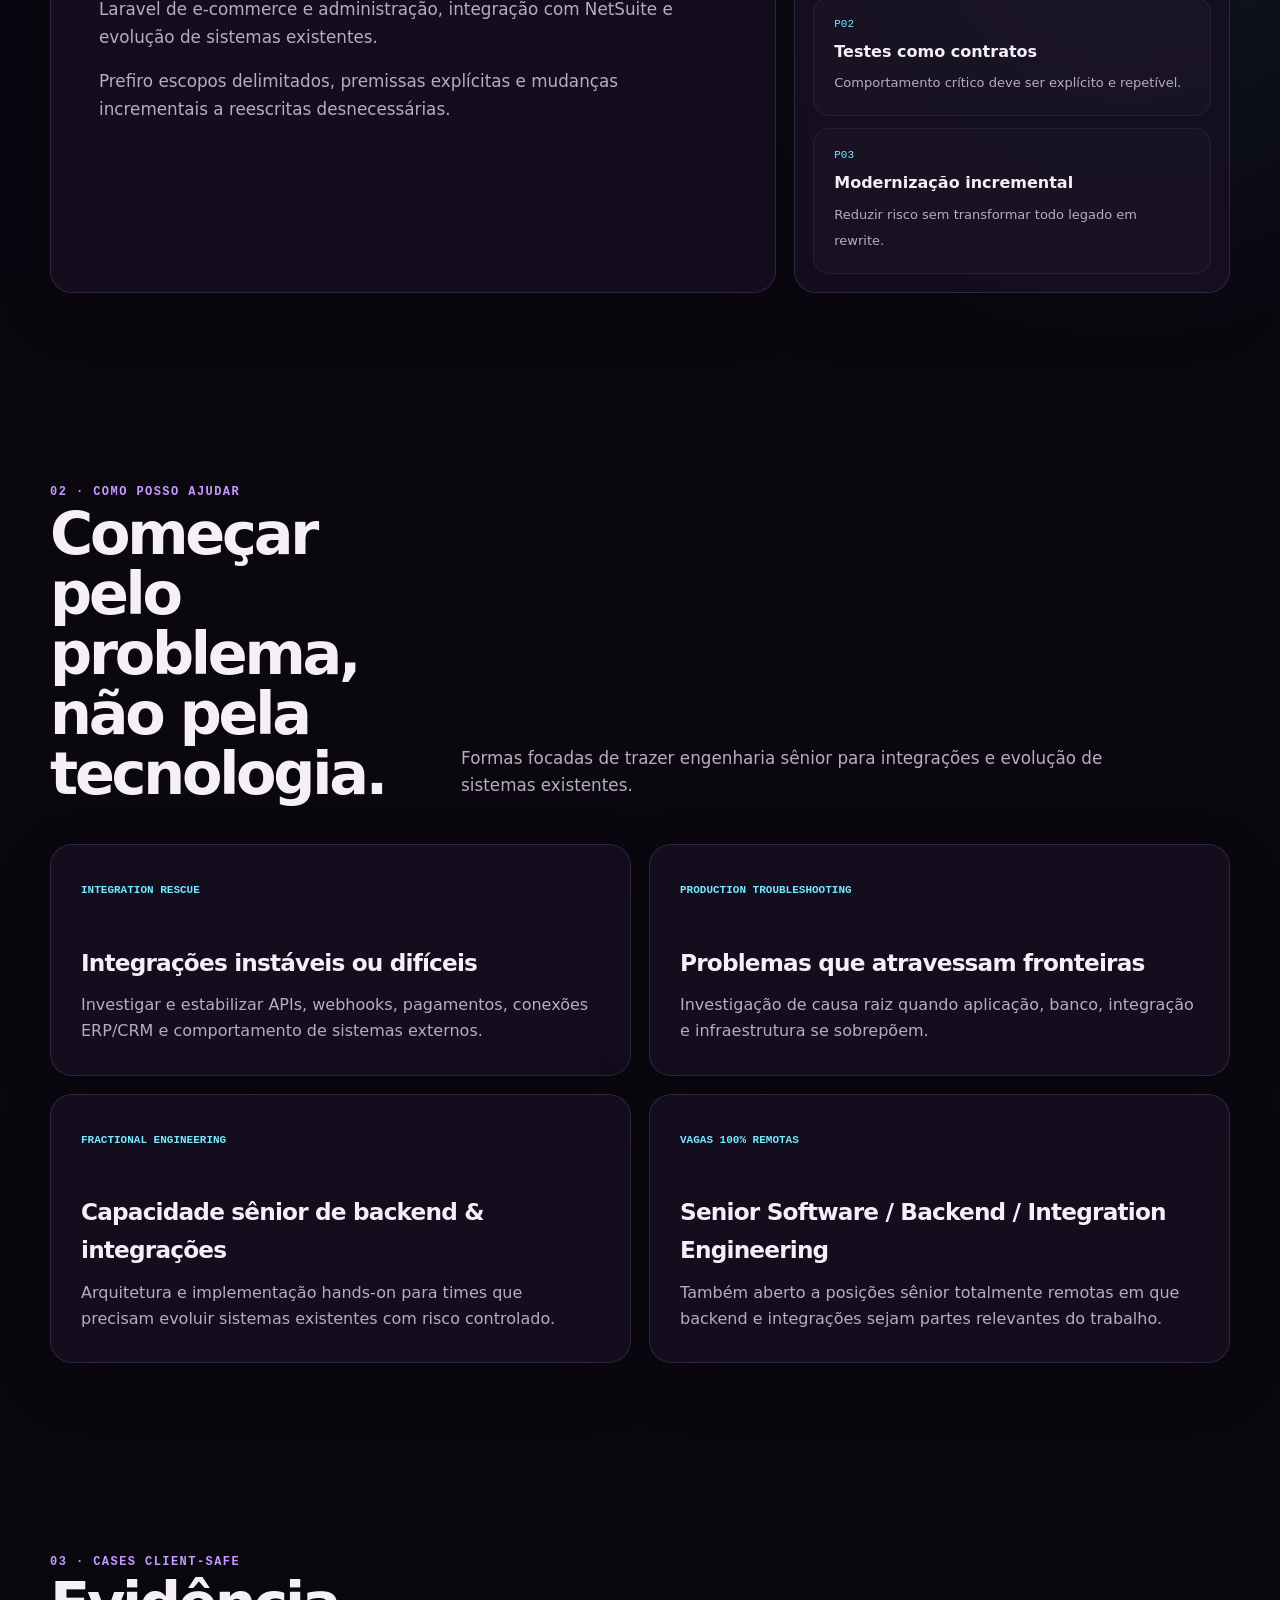
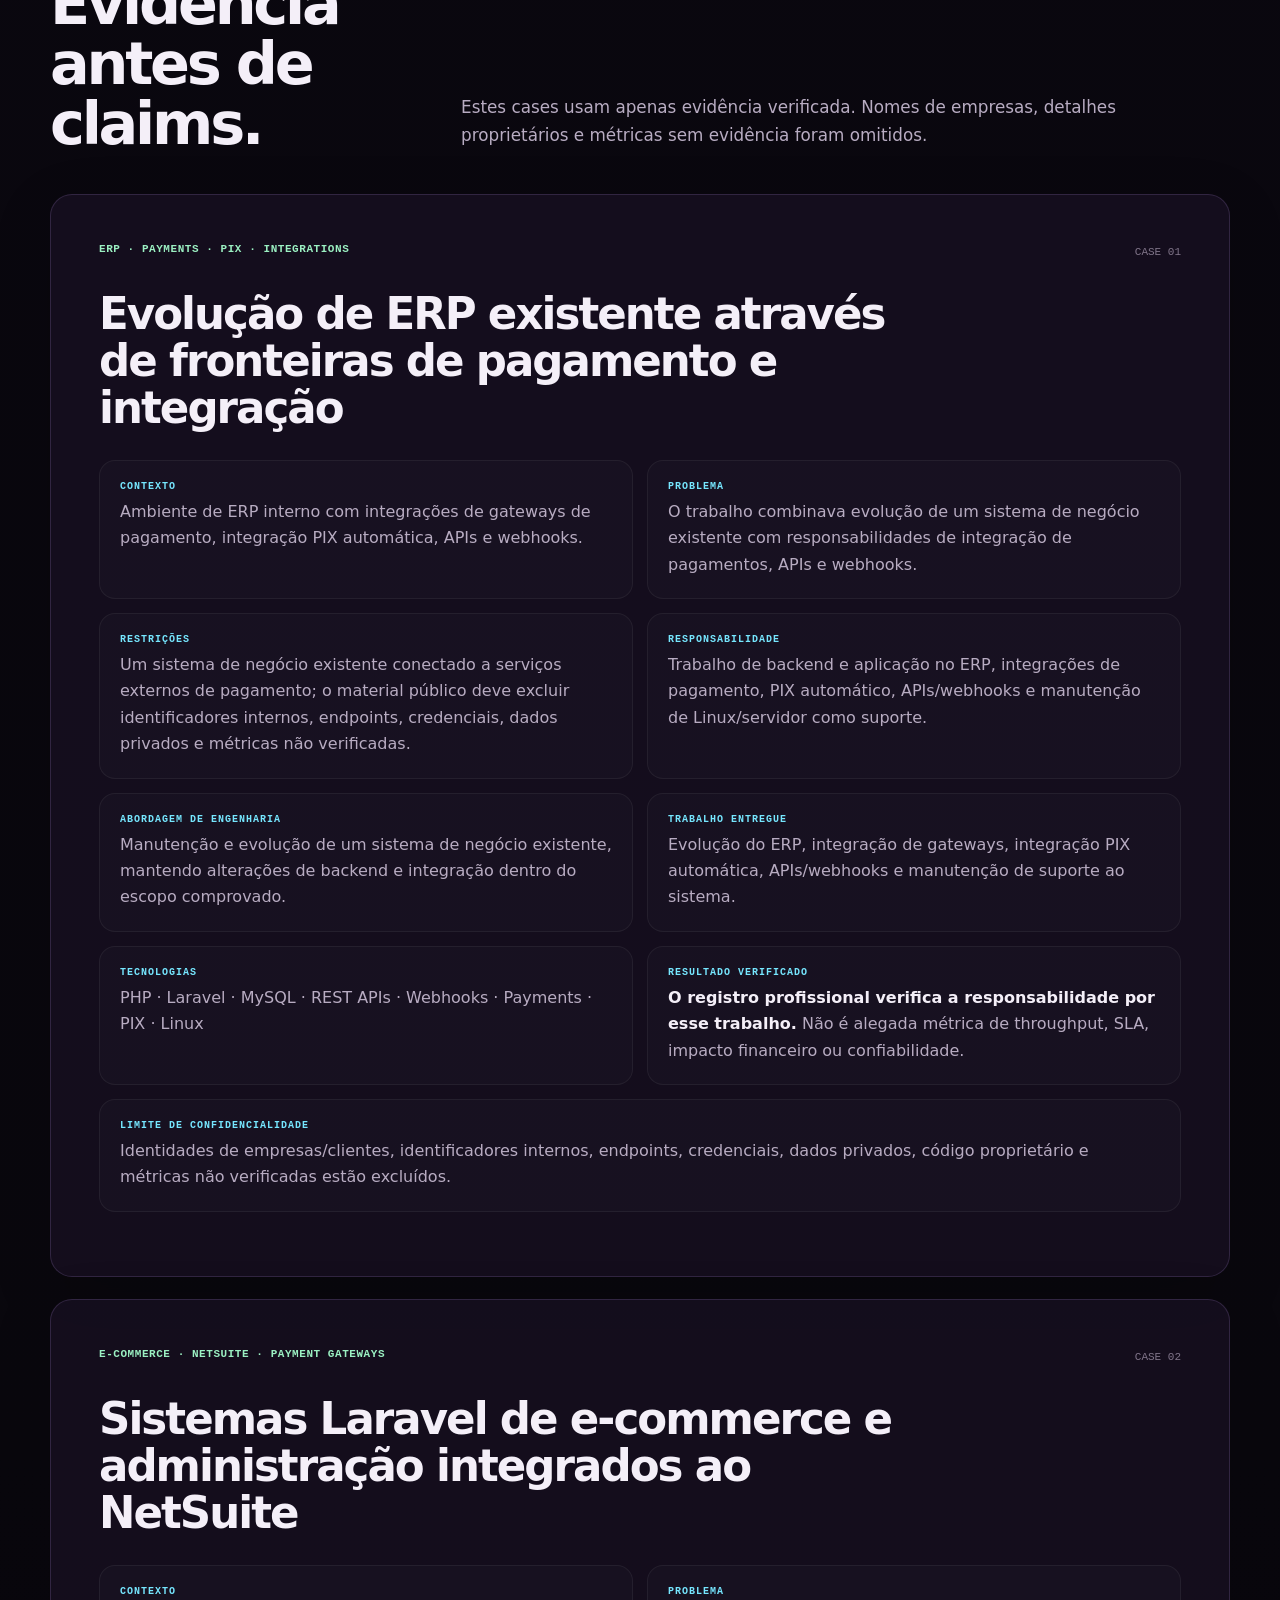
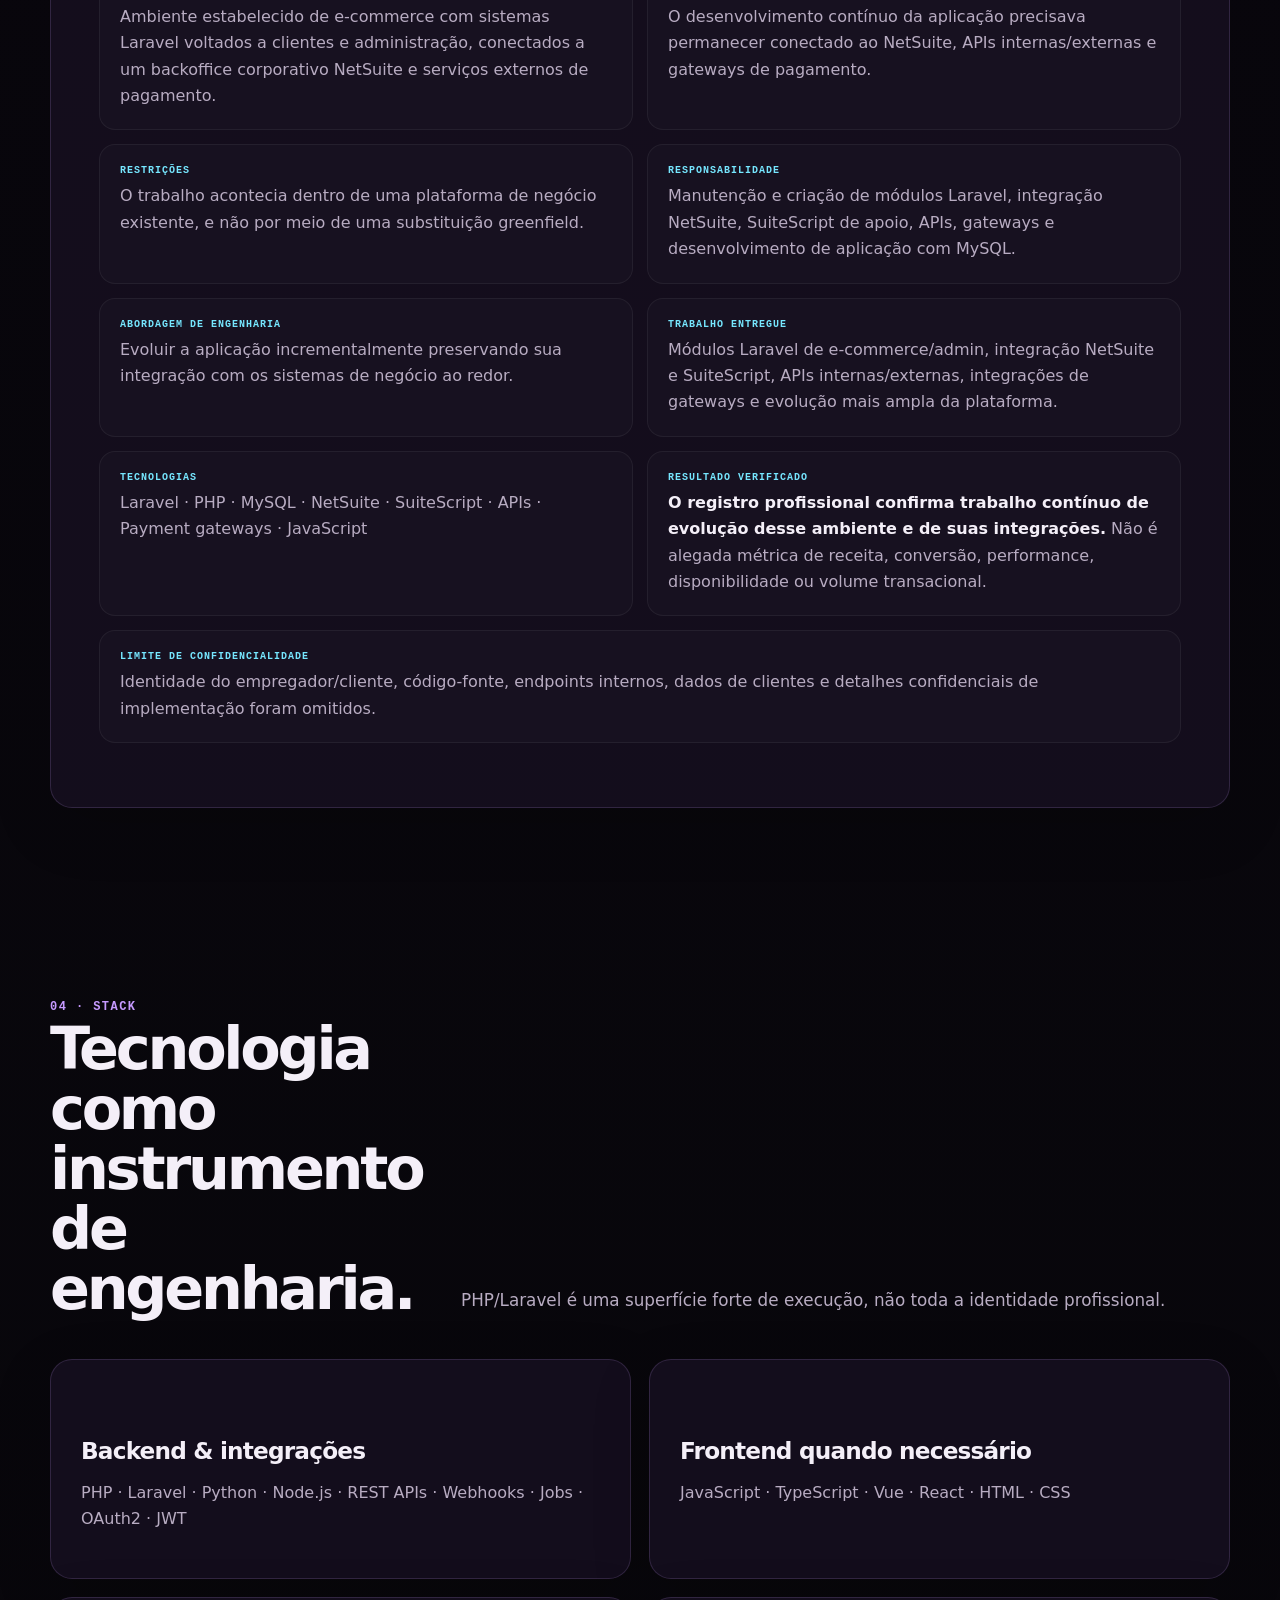
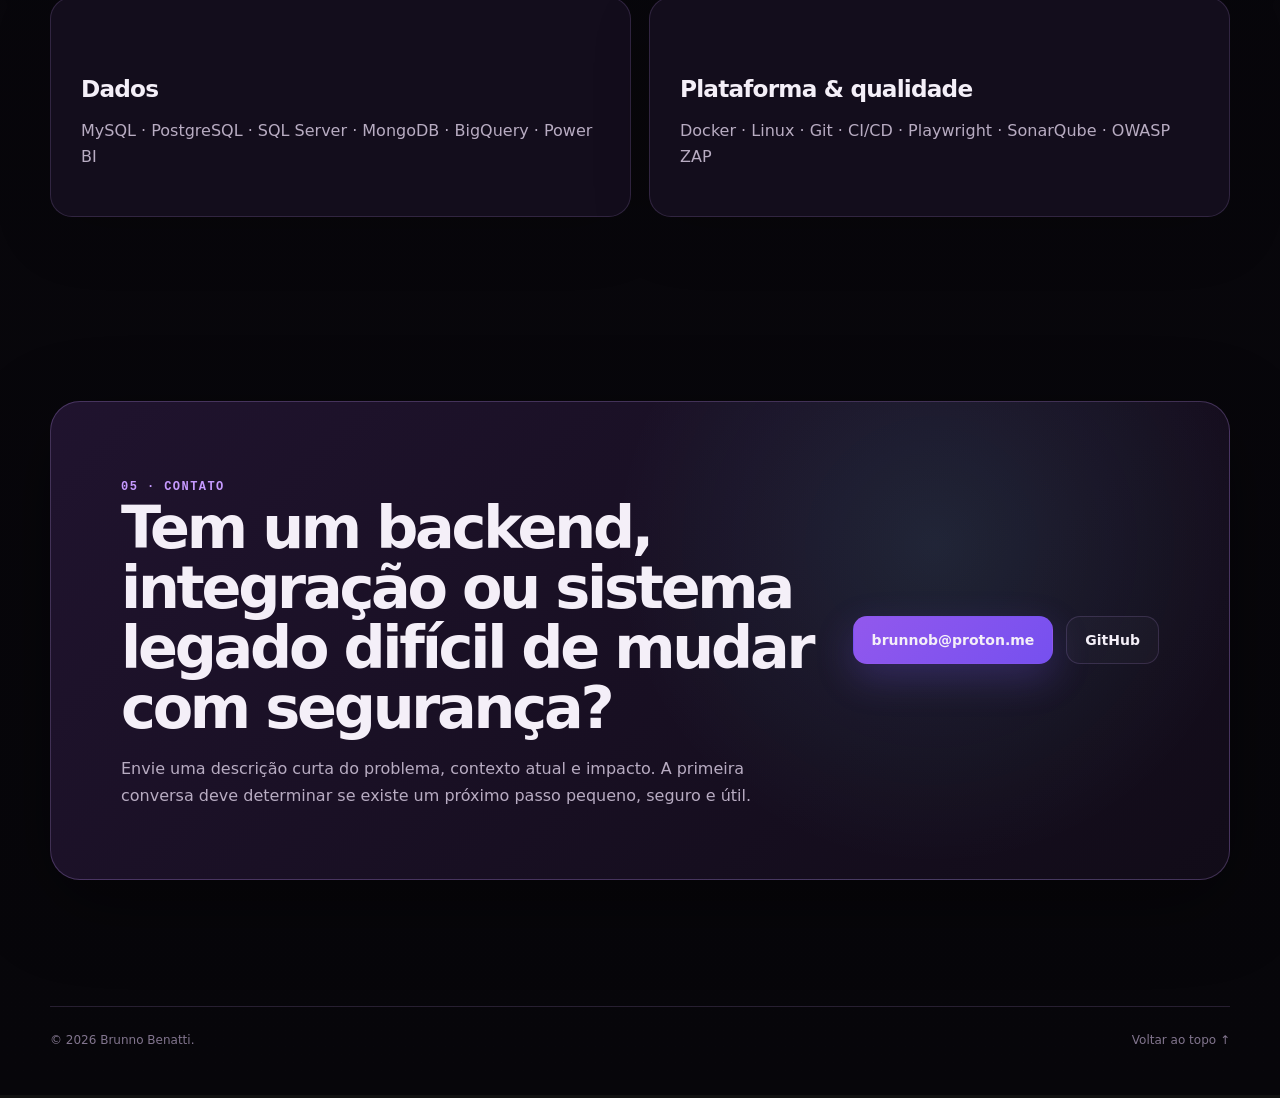
<file: pt-br/index.html>
<!doctype html>
<html lang="pt-BR">
<head>
  <meta charset="utf-8">
  <meta name="viewport" content="width=device-width, initial-scale=1">
  <meta name="theme-color" content="#0b0712">
  <meta name="robots" content="index,follow">
  <meta name="description" content="Brunno Benatti — Senior Software Engineer especializado em backend, integrações e modernização de sistemas legados.">
  <meta name="author" content="Brunno Benatti">
  <meta property="og:title" content="Brunno Benatti — Senior Software Engineer">
  <meta property="og:description" content="Backend Engineering, Systems Integration e Legacy Modernization para sistemas de negócio complexos.">
  <meta property="og:type" content="website">
  <meta property="og:url" content="https://brunno-benatti.github.io/brunno-benatti/pt-br/">
  <meta property="og:site_name" content="Brunno Benatti">
  <meta property="og:locale" content="pt_BR">
  <meta property="og:locale:alternate" content="en_US">
  <meta name="twitter:card" content="summary">
  <meta name="twitter:title" content="Brunno Benatti — Senior Software Engineer">
  <meta name="twitter:description" content="Backend Engineering, Systems Integration e Legacy Modernization para sistemas de negócio complexos.">
  <link rel="canonical" href="https://brunno-benatti.github.io/brunno-benatti/pt-br/">
  <link rel="alternate" hreflang="en" href="https://brunno-benatti.github.io/brunno-benatti/">
  <link rel="alternate" hreflang="pt-BR" href="https://brunno-benatti.github.io/brunno-benatti/pt-br/">
  <link rel="alternate" hreflang="x-default" href="https://brunno-benatti.github.io/brunno-benatti/">
  <title>Brunno Benatti — Senior Software Engineer</title>
  <script>document.documentElement.classList.add('js')</script>
  <link rel="stylesheet" href="../styles.css">
  <script type="application/ld+json">
  {
    "@context":"https://schema.org",
    "@type":"Person",
    "name":"Brunno Benatti",
    "jobTitle":"Senior Software Engineer",
    "address":{"@type":"PostalAddress","addressLocality":"São Paulo","addressRegion":"SP","addressCountry":"BR"},
    "email":"brunnob@proton.me",
    "url":"https://brunno-benatti.github.io/brunno-benatti/",
    "sameAs":["https://github.com/brunno-benatti"],
    "knowsAbout":["Backend Engineering","Systems Integration","Legacy Modernization","PHP","Laravel","REST APIs","Webhooks","Payments","PIX","ERP","CRM","NetSuite","Docker","Linux"]
  }
  </script>
</head>
<body>
  <a class="skip-link" href="#conteudo">Ir para o conteúdo</a>
  <header id="topo"><div class="shell nav"><a class="brand" href="#topo" aria-label="Voltar ao início"><span class="brand-mark">BB</span><span>Brunno Benatti</span></a><div class="nav-right"><nav class="nav-links" aria-label="Navegação principal"><a href="#sobre">Sobre</a><a href="#servicos">Como posso ajudar</a><a href="#experiencia">Cases</a><a href="#stack">Stack</a><a href="#contato">Contato</a></nav><a class="language-link" href="../" lang="en" hreflang="en">EN</a></div></div></header>
  <main id="conteudo"><div class="shell">
    <section class="hero" aria-labelledby="hero-title"><div><div class="eyebrow"><span class="status-dot"></span>Senior Software Engineer · São Paulo, Brasil</div><h1 id="hero-title">Backend, integrações e sistemas legados <span class="gradient-text">sem mudanças no escuro.</span></h1><p class="hero-copy">Sou <strong>Brunno Benatti</strong>, desenvolvedor de software com 14 anos de experiência. Trabalho em sistemas de negócio complexos onde APIs, pagamentos, ERPs, CRMs, bancos de dados e aplicações legadas precisam continuar operando enquanto evoluem.</p><div class="actions"><a class="button primary" href="mailto:brunnob@proton.me">Falar sobre um problema <span aria-hidden="true">→</span></a><a class="button" href="#experiencia">Ver cases</a></div></div><aside aria-label="Resumo técnico"><div class="terminal"><div class="terminal-bar"><span></span><span></span><span></span><small>brunno@engineering:~</small></div><div class="terminal-body"><p><b>$</b> whoami</p><output>Brunno Benatti · Senior Software Engineer</output><p><b>$</b> focus</p><output>backend · integrações · modernização de legado</output><p><b>$</b> domains</p><output>payments · PIX · ERP · CRM · e-commerce</output><p><b>$</b> approach</p><output id="terminal-message">entender → mudar com segurança → validar</output><p><b>$</b> <i class="cursor"></i></p></div></div><div class="metrics"><div><strong>14 anos</strong><span>desenvolvimento de software</span></div><div><strong>Backend</strong><span>sistemas & integrações</span></div><div><strong>Fluente</strong><span>inglês profissional</span></div></div></aside></section>
    <section id="sobre" aria-labelledby="sobre-title"><div class="section-head reveal"><div><span>01 · Sobre</span><h2 id="sobre-title">Entender antes de reescrever.</h2></div><p>Meu trabalho é mais valioso quando o sistema já existe, o contexto é complexo e uma alteração incorreta custa mais do que algumas linhas extras de investigação.</p></div><div class="about-grid"><article class="card prose reveal"><p>Atuo de forma hands-on em investigação, arquitetura, implementação, integração, testes e entrega.</p><p>Minha experiência profissional verificada inclui ERP interno, gateways de pagamento, integração PIX automática, APIs REST, webhooks, sistemas Laravel de e-commerce e administração, integração com NetSuite e evolução de sistemas existentes.</p><p>Prefiro escopos delimitados, premissas explícitas e mudanças incrementais a reescritas desnecessárias.</p></article><aside class="card principles reveal" aria-label="Princípios de engenharia"><div><small>P01</small><strong>Causa raiz antes do sintoma</strong><span>Entender comportamento e fronteiras antes de alterá-los.</span></div><div><small>P02</small><strong>Testes como contratos</strong><span>Comportamento crítico deve ser explícito e repetível.</span></div><div><small>P03</small><strong>Modernização incremental</strong><span>Reduzir risco sem transformar todo legado em rewrite.</span></div></aside></div></section>
    <section id="servicos" aria-labelledby="servicos-title"><div class="section-head reveal"><div><span>02 · Como posso ajudar</span><h2 id="servicos-title">Começar pelo problema, não pela tecnologia.</h2></div><p>Formas focadas de trazer engenharia sênior para integrações e evolução de sistemas existentes.</p></div><div class="work-grid"><article class="card reveal"><small>INTEGRATION RESCUE</small><h3>Integrações instáveis ou difíceis</h3><p>Investigar e estabilizar APIs, webhooks, pagamentos, conexões ERP/CRM e comportamento de sistemas externos.</p></article><article class="card reveal"><small>PRODUCTION TROUBLESHOOTING</small><h3>Problemas que atravessam fronteiras</h3><p>Investigação de causa raiz quando aplicação, banco, integração e infraestrutura se sobrepõem.</p></article><article class="card reveal"><small>FRACTIONAL ENGINEERING</small><h3>Capacidade sênior de backend & integrações</h3><p>Arquitetura e implementação hands-on para times que precisam evoluir sistemas existentes com risco controlado.</p></article><article class="card reveal"><small>VAGAS 100% REMOTAS</small><h3>Senior Software / Backend / Integration Engineering</h3><p>Também aberto a posições sênior totalmente remotas em que backend e integrações sejam partes relevantes do trabalho.</p></article></div></section>
    <section id="experiencia" aria-labelledby="experiencia-title"><div class="section-head reveal"><div><span>03 · Cases client-safe</span><h2 id="experiencia-title">Evidência antes de claims.</h2></div><p>Estes cases usam apenas evidência verificada. Nomes de empresas, detalhes proprietários e métricas sem evidência foram omitidos.</p></div><div class="case-studies">
      <article class="card case-study reveal"><div class="case-header"><small>ERP · PAYMENTS · PIX · INTEGRATIONS</small><code>CASE 01</code></div><h3>Evolução de ERP existente através de fronteiras de pagamento e integração</h3><dl class="case-grid"><div class="case-field"><dt>Contexto</dt><dd>Ambiente de ERP interno com integrações de gateways de pagamento, integração PIX automática, APIs e webhooks.</dd></div><div class="case-field"><dt>Problema</dt><dd>O trabalho combinava evolução de um sistema de negócio existente com responsabilidades de integração de pagamentos, APIs e webhooks.</dd></div><div class="case-field"><dt>Restrições</dt><dd>Um sistema de negócio existente conectado a serviços externos de pagamento; o material público deve excluir identificadores internos, endpoints, credenciais, dados privados e métricas não verificadas.</dd></div><div class="case-field"><dt>Responsabilidade</dt><dd>Trabalho de backend e aplicação no ERP, integrações de pagamento, PIX automático, APIs/webhooks e manutenção de Linux/servidor como suporte.</dd></div><div class="case-field"><dt>Abordagem de engenharia</dt><dd>Manutenção e evolução de um sistema de negócio existente, mantendo alterações de backend e integração dentro do escopo comprovado.</dd></div><div class="case-field"><dt>Trabalho entregue</dt><dd>Evolução do ERP, integração de gateways, integração PIX automática, APIs/webhooks e manutenção de suporte ao sistema.</dd></div><div class="case-field"><dt>Tecnologias</dt><dd>PHP · Laravel · MySQL · REST APIs · Webhooks · Payments · PIX · Linux</dd></div><div class="case-field"><dt>Resultado verificado</dt><dd><strong>O registro profissional verifica a responsabilidade por esse trabalho.</strong> Não é alegada métrica de throughput, SLA, impacto financeiro ou confiabilidade.</dd></div><div class="case-field wide"><dt>Limite de confidencialidade</dt><dd>Identidades de empresas/clientes, identificadores internos, endpoints, credenciais, dados privados, código proprietário e métricas não verificadas estão excluídos.</dd></div></dl></article>
      <article class="card case-study reveal"><div class="case-header"><small>E-COMMERCE · NETSUITE · PAYMENT GATEWAYS</small><code>CASE 02</code></div><h3>Sistemas Laravel de e-commerce e administração integrados ao NetSuite</h3><dl class="case-grid"><div class="case-field"><dt>Contexto</dt><dd>Ambiente estabelecido de e-commerce com sistemas Laravel voltados a clientes e administração, conectados a um backoffice corporativo NetSuite e serviços externos de pagamento.</dd></div><div class="case-field"><dt>Problema</dt><dd>O desenvolvimento contínuo da aplicação precisava permanecer conectado ao NetSuite, APIs internas/externas e gateways de pagamento.</dd></div><div class="case-field"><dt>Restrições</dt><dd>O trabalho acontecia dentro de uma plataforma de negócio existente, e não por meio de uma substituição greenfield.</dd></div><div class="case-field"><dt>Responsabilidade</dt><dd>Manutenção e criação de módulos Laravel, integração NetSuite, SuiteScript de apoio, APIs, gateways e desenvolvimento de aplicação com MySQL.</dd></div><div class="case-field"><dt>Abordagem de engenharia</dt><dd>Evoluir a aplicação incrementalmente preservando sua integração com os sistemas de negócio ao redor.</dd></div><div class="case-field"><dt>Trabalho entregue</dt><dd>Módulos Laravel de e-commerce/admin, integração NetSuite e SuiteScript, APIs internas/externas, integrações de gateways e evolução mais ampla da plataforma.</dd></div><div class="case-field"><dt>Tecnologias</dt><dd>Laravel · PHP · MySQL · NetSuite · SuiteScript · APIs · Payment gateways · JavaScript</dd></div><div class="case-field"><dt>Resultado verificado</dt><dd><strong>O registro profissional confirma trabalho contínuo de evolução desse ambiente e de suas integrações.</strong> Não é alegada métrica de receita, conversão, performance, disponibilidade ou volume transacional.</dd></div><div class="case-field wide"><dt>Limite de confidencialidade</dt><dd>Identidade do empregador/cliente, código-fonte, endpoints internos, dados de clientes e detalhes confidenciais de implementação foram omitidos.</dd></div></dl></article>
    </div></section>
    <section id="stack" aria-labelledby="stack-title"><div class="section-head reveal"><div><span>04 · Stack</span><h2 id="stack-title">Tecnologia como instrumento de engenharia.</h2></div><p>PHP/Laravel é uma superfície forte de execução, não toda a identidade profissional.</p></div><div class="stack-grid"><article class="card reveal"><h3>Backend & integrações</h3><p>PHP · Laravel · Python · Node.js · REST APIs · Webhooks · Jobs · OAuth2 · JWT</p></article><article class="card reveal"><h3>Frontend quando necessário</h3><p>JavaScript · TypeScript · Vue · React · HTML · CSS</p></article><article class="card reveal"><h3>Dados</h3><p>MySQL · PostgreSQL · SQL Server · MongoDB · BigQuery · Power BI</p></article><article class="card reveal"><h3>Plataforma & qualidade</h3><p>Docker · Linux · Git · CI/CD · Playwright · SonarQube · OWASP ZAP</p></article></div></section>
    <section id="contato" aria-labelledby="contato-title"><div class="contact reveal"><div><span>05 · Contato</span><h2 id="contato-title">Tem um backend, integração ou sistema legado difícil de mudar com segurança?</h2><p>Envie uma descrição curta do problema, contexto atual e impacto. A primeira conversa deve determinar se existe um próximo passo pequeno, seguro e útil.</p></div><div class="actions"><a class="button primary" href="mailto:brunnob@proton.me">brunnob@proton.me</a><a class="button" href="https://github.com/brunno-benatti" target="_blank" rel="noreferrer">GitHub</a></div></div></section>
  </div></main>
  <footer><div class="shell"><span>© <span id="year"></span> Brunno Benatti.</span><a href="#topo">Voltar ao topo ↑</a></div></footer><script src="../script.js" defer></script>
</body>
</html>
</file>
<file: styles.css>
:root {
  color-scheme: dark;
  --bg: #09070d;
  --panel: rgba(24, 16, 34, .78);
  --text: #f4eff8;
  --muted: #b8acc2;
  --line: rgba(207, 164, 255, .16);
  --violet: #c69aff;
  --violet-strong: #9258ed;
  --cyan: #76e7ff;
  --green: #9bf0c2;
  --radius: 22px;
  --max: 1180px;
}

* { box-sizing: border-box; }
html { scroll-behavior: smooth; scroll-padding-top: 88px; }
body {
  margin: 0;
  min-width: 320px;
  overflow-x: hidden;
  color: var(--text);
  background:
    radial-gradient(circle at 15% 8%, rgba(157, 88, 255, .17), transparent 32rem),
    radial-gradient(circle at 88% 20%, rgba(81, 214, 255, .09), transparent 28rem),
    linear-gradient(180deg, #0b0712, var(--bg) 62%, #07060a);
  font-family: Inter, ui-sans-serif, system-ui, -apple-system, BlinkMacSystemFont, "Segoe UI", sans-serif;
  line-height: 1.65;
}
body::before {
  content: "";
  position: fixed;
  inset: 0;
  pointer-events: none;
  opacity: .18;
  background-image: linear-gradient(rgba(255,255,255,.025) 1px, transparent 1px), linear-gradient(90deg,rgba(255,255,255,.025) 1px,transparent 1px);
  background-size: 44px 44px;
  mask-image: linear-gradient(to bottom, black, transparent 82%);
}
a { color: inherit; text-decoration: none; }
a:focus-visible, button:focus-visible { outline: 3px solid var(--cyan); outline-offset: 4px; }
h1, h2, h3, p { margin-top: 0; }
.shell { width: min(calc(100% - 36px), var(--max)); margin-inline: auto; }
.skip-link { position: fixed; top: -100px; left: 16px; z-index: 100; padding: 10px 14px; border-radius: 10px; background: var(--text); color: var(--bg); }
.skip-link:focus { top: 16px; }

header { position: sticky; top: 0; z-index: 50; border-bottom: 1px solid transparent; background: rgba(9,7,13,.72); backdrop-filter: blur(18px); transition: .2s ease; }
header.scrolled { border-color: var(--line); background: rgba(9,7,13,.94); }
.nav { min-height: 74px; display: flex; align-items: center; justify-content: space-between; gap: 24px; }
.brand { display: inline-flex; align-items: center; gap: 11px; font-weight: 800; letter-spacing: -.03em; }
.brand-mark { width: 34px; aspect-ratio: 1; display: grid; place-items: center; border: 1px solid rgba(198,154,255,.42); border-radius: 11px; background: rgba(198,154,255,.1); color: var(--violet); font: 700 14px ui-monospace, monospace; }
.nav-right { display: flex; align-items: center; gap: 18px; }
.nav-links { display: flex; gap: 24px; color: var(--muted); font-size: 14px; font-weight: 650; }
.nav-links a { padding-block: 7px; border-bottom: 1px solid transparent; }
.nav-links a:hover, .nav-links a.active { color: var(--text); border-color: var(--violet); }
.language-link { display: inline-flex; align-items: center; min-height: 34px; padding: 0 10px; border: 1px solid var(--line); border-radius: 10px; color: var(--cyan); font: 750 11px ui-monospace, monospace; letter-spacing: .06em; }
.language-link:hover { border-color: rgba(118,231,255,.4); background: rgba(118,231,255,.06); }

main { position: relative; z-index: 1; }
.hero { min-height: calc(100vh - 74px); display: grid; grid-template-columns: minmax(0,1.18fr) minmax(330px,.82fr); align-items: center; gap: 64px; padding-block: 92px 72px; }
.eyebrow { display: inline-flex; align-items: center; gap: 10px; margin-bottom: 24px; color: var(--green); font: 700 13px ui-monospace, monospace; letter-spacing: .07em; text-transform: uppercase; }
.status-dot { width: 8px; aspect-ratio: 1; border-radius: 50%; background: var(--green); box-shadow: 0 0 0 6px rgba(155,240,194,.08), 0 0 22px rgba(155,240,194,.56); }
h1 { max-width: 830px; margin-bottom: 24px; font-size: clamp(3.15rem, 7.3vw, 7rem); line-height: .93; letter-spacing: -.072em; }
.gradient-text { color: transparent; background: linear-gradient(92deg,#f4eaff,var(--violet) 46%,var(--cyan)); background-clip: text; -webkit-background-clip: text; }
.hero-copy { max-width: 720px; margin-bottom: 34px; color: var(--muted); font-size: clamp(1.05rem,2vw,1.28rem); }
.hero-copy strong { color: var(--text); }
.actions { display: flex; flex-wrap: wrap; gap: 13px; }
.button { min-height: 48px; display: inline-flex; align-items: center; justify-content: center; gap: 9px; padding: 0 18px; border: 1px solid var(--line); border-radius: 14px; background: rgba(255,255,255,.025); font-size: 14px; font-weight: 750; transition: .2s ease; }
.button:hover { transform: translateY(-2px); border-color: rgba(198,154,255,.45); background: rgba(198,154,255,.08); }
.button.primary { border-color: transparent; background: linear-gradient(135deg,var(--violet-strong),#7650ef); box-shadow: 0 14px 38px rgba(125,86,255,.24); }

.terminal { overflow: hidden; border: 1px solid var(--line); border-radius: var(--radius); background: linear-gradient(160deg,rgba(30,20,43,.9),rgba(13,10,18,.94)); box-shadow: 0 22px 80px rgba(0,0,0,.4); }
.terminal-bar { display: flex; align-items: center; gap: 7px; padding: 14px 16px; border-bottom: 1px solid var(--line); }
.terminal-bar span { width: 9px; aspect-ratio: 1; border-radius: 50%; background: rgba(255,255,255,.16); }
.terminal-bar small { margin-left: 8px; color: #8f819c; font: 11px ui-monospace, monospace; }
.terminal-body { min-height: 330px; padding: 26px; font: 13px/1.85 ui-monospace, monospace; }
.terminal-body p { margin-bottom: 0; color: #bcaec9; }
.terminal-body b { color: var(--green); }
.terminal-body output { display: block; margin: 4px 0 15px; color: var(--violet); }
.cursor { display: inline-block; width: 8px; height: 15px; margin-left: 4px; vertical-align: -2px; background: var(--violet); animation: blink .9s steps(1) infinite; }
@keyframes blink { 50% { opacity: 0; } }
.metrics { display: grid; grid-template-columns: repeat(3,minmax(0,1fr)); gap: 12px; margin-top: 30px; }
.metrics div { padding: 16px; border: 1px solid var(--line); border-radius: 15px; background: rgba(255,255,255,.018); }
.metrics strong { display: block; margin-bottom: 3px; font-size: 1.1rem; letter-spacing: -.04em; }
.metrics span { color: var(--muted); font-size: 10px; letter-spacing: .05em; text-transform: uppercase; }

section { padding-block: 92px; }
.section-head { display: grid; grid-template-columns: minmax(0,.48fr) minmax(0,1fr); gap: 42px; margin-bottom: 40px; }
.section-head span, .contact span { color: var(--violet); font: 800 12px ui-monospace, monospace; letter-spacing: .12em; text-transform: uppercase; }
h2 { margin-bottom: 0; font-size: clamp(2.2rem,4.6vw,4.4rem); line-height: 1.02; letter-spacing: -.055em; }
.section-head > p { max-width: 720px; align-self: end; margin-bottom: 4px; color: var(--muted); font-size: 1.05rem; }
.card { position: relative; overflow: hidden; border: 1px solid var(--line); border-radius: var(--radius); background: var(--panel); box-shadow: 0 18px 60px rgba(0,0,0,.16); }
.about-grid { display: grid; grid-template-columns: 1.25fr .75fr; gap: 18px; }
.prose { padding: clamp(26px,5vw,48px); }
.prose p { max-width: 760px; color: var(--muted); font-size: 1.05rem; }
.prose p:last-child { margin-bottom: 0; }
.principles { display: grid; gap: 12px; padding: 18px; }
.principles div { min-height: 105px; padding: 20px; border: 1px solid rgba(255,255,255,.055); border-radius: 16px; background: rgba(255,255,255,.02); }
.principles small { display: block; margin-bottom: 9px; color: var(--cyan); font: 11px ui-monospace, monospace; }
.principles strong { display: block; margin-bottom: 4px; }
.principles span { color: var(--muted); font-size: 13px; }
.work-grid, .stack-grid { display: grid; grid-template-columns: repeat(2,minmax(0,1fr)); gap: 18px; }
.work-grid article, .stack-grid article { min-height: 220px; padding: 30px; transition: .25s ease; }
.work-grid article:hover, .stack-grid article:hover, .case-study:hover { transform: translateY(-5px); border-color: rgba(198,154,255,.34); }
.work-grid small { color: var(--cyan); font: 750 11px ui-monospace, monospace; }
.work-grid h3, .stack-grid h3 { margin: 42px 0 10px; font-size: 1.45rem; letter-spacing: -.035em; }
.work-grid p, .stack-grid p { margin-bottom: 0; color: var(--muted); }
.case-studies { display: grid; gap: 22px; }
.case-study { padding: clamp(28px,5vw,48px); transition: .25s ease; }
.case-header { display: flex; justify-content: space-between; gap: 20px; margin-bottom: 30px; }
.case-header small { color: var(--green); font: 750 11px ui-monospace, monospace; letter-spacing: .05em; }
.case-header code { color: #81758a; font-size: 11px; }
.case-study h3 { max-width: 800px; margin-bottom: 28px; font-size: clamp(1.8rem,3.4vw,2.8rem); line-height: 1.08; letter-spacing: -.045em; }
.case-grid { display: grid; grid-template-columns: repeat(2,minmax(0,1fr)); gap: 14px; }
.case-field { padding: 20px; border: 1px solid rgba(255,255,255,.055); border-radius: 16px; background: rgba(255,255,255,.018); }
.case-field.wide { grid-column: 1 / -1; }
.case-field dt { margin-bottom: 7px; color: var(--cyan); font: 750 10px ui-monospace, monospace; letter-spacing: .1em; text-transform: uppercase; }
.case-field dd { margin: 0; color: var(--muted); }
.case-field strong { color: var(--text); }
.contact { display: grid; grid-template-columns: 1fr auto; align-items: center; gap: 40px; padding: clamp(30px,7vw,70px); border: 1px solid rgba(198,154,255,.25); border-radius: 30px; background: radial-gradient(circle at 75% 30%,rgba(118,231,255,.1),transparent 20rem),linear-gradient(135deg,rgba(33,20,48,.96),rgba(18,12,25,.96)); box-shadow: 0 22px 80px rgba(0,0,0,.4); }
.contact h2 { max-width: 720px; margin-bottom: 18px; }
.contact p { max-width: 670px; margin-bottom: 0; color: var(--muted); }
footer { padding-block: 34px 44px; color: #82758e; font-size: 12px; }
footer .shell { display: flex; justify-content: space-between; gap: 18px; padding-top: 24px; border-top: 1px solid var(--line); }
.reveal { opacity: 1; transform: none; }
.js .reveal { opacity: 0; transform: translateY(20px); transition: opacity .6s ease, transform .6s ease; }
.js .reveal.visible { opacity: 1; transform: none; }

@media (max-width: 920px) {
  .hero, .section-head, .about-grid, .contact { grid-template-columns: 1fr; }
  .hero { padding-top: 72px; }
  .terminal { max-width: 620px; }
  .contact .button { justify-self: start; }
}
@media (max-width: 680px) {
  .shell { width: min(calc(100% - 24px),var(--max)); }
  .nav-links { display: none; }
  .nav-right { margin-left: auto; }
  .hero { min-height: auto; gap: 44px; padding-block: 64px 46px; }
  h1 { font-size: clamp(3rem,16vw,5.2rem); }
  section { padding-block: 68px; }
  .metrics, .work-grid, .stack-grid, .case-grid { grid-template-columns: 1fr; }
  .case-field.wide { grid-column: auto; }
  .terminal-body { min-height: 300px; padding: 21px; font-size: 12px; }
  footer .shell { flex-direction: column; }
}
@media (prefers-reduced-motion: reduce) {
  html { scroll-behavior: auto; }
  *, *::before, *::after { animation-duration: .01ms !important; animation-iteration-count: 1 !important; transition-duration: .01ms !important; }
  .js .reveal { opacity: 1; transform: none; }
}
</file>
